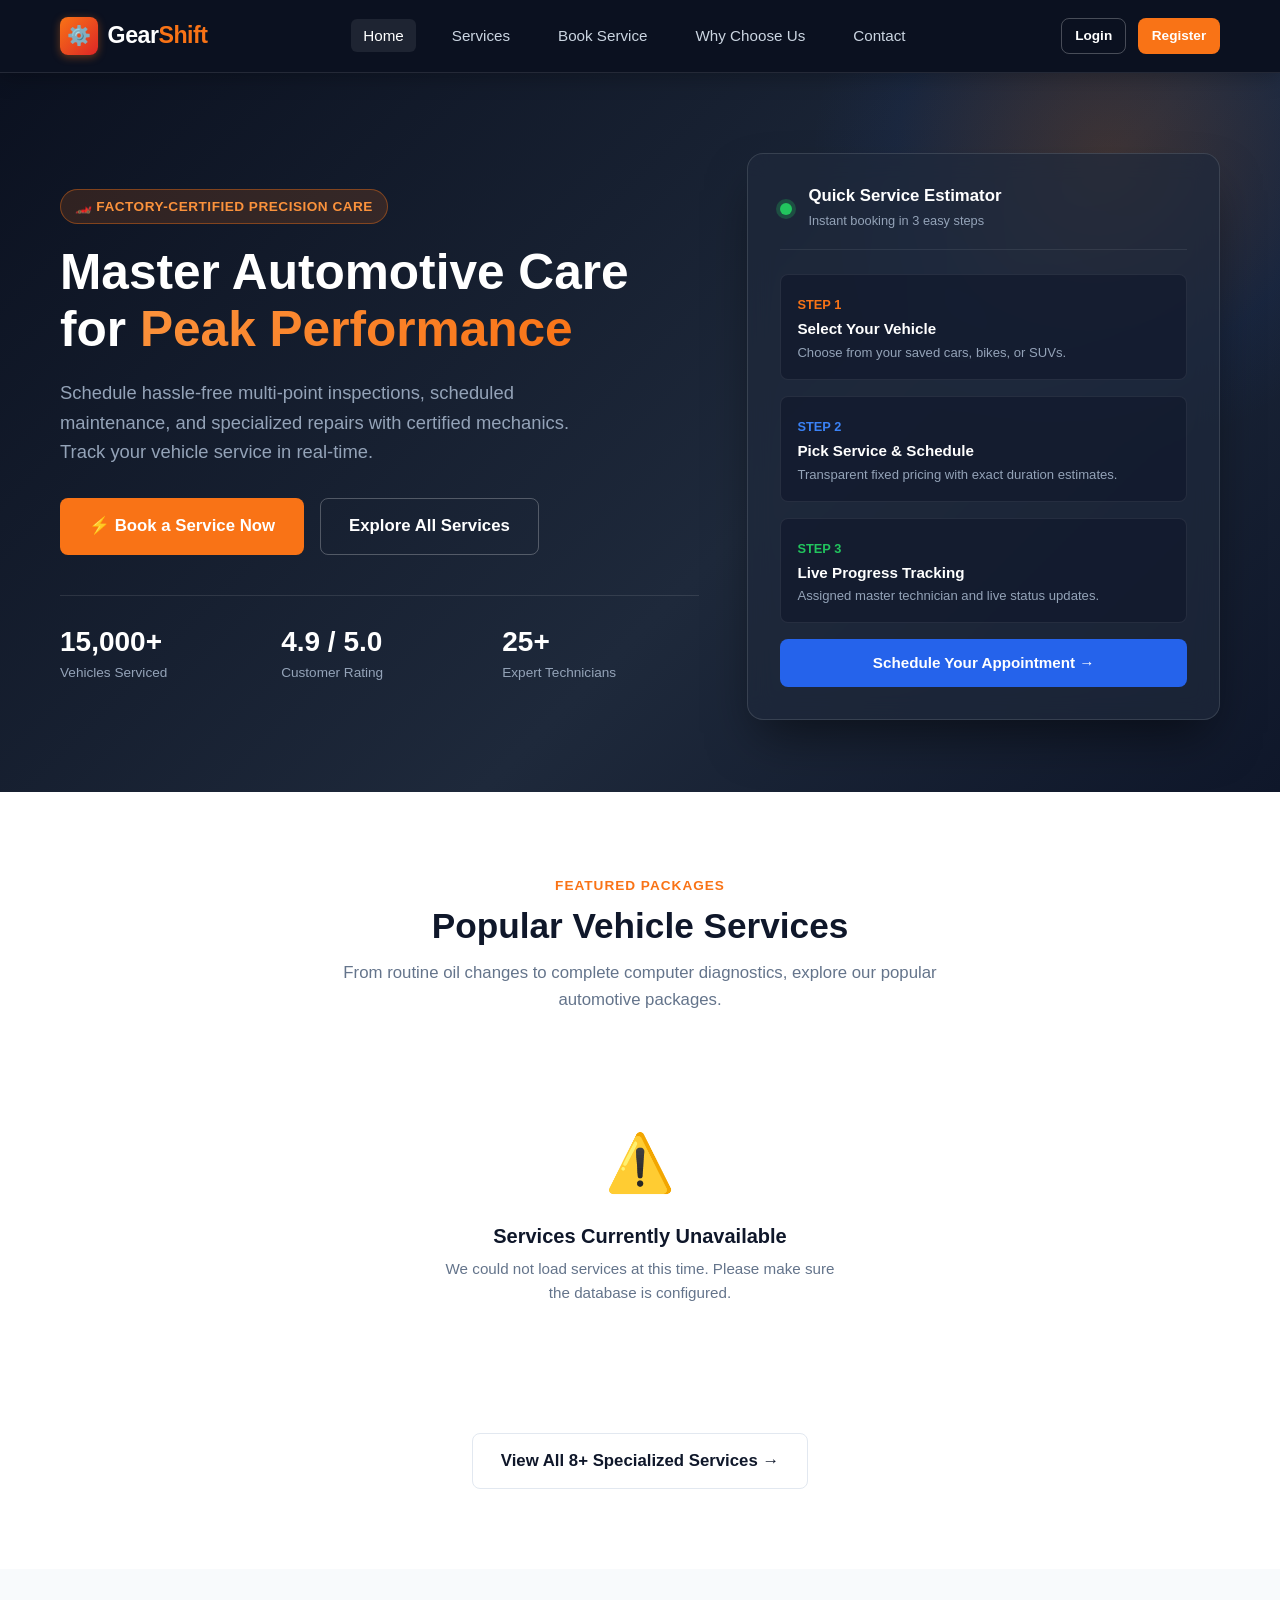
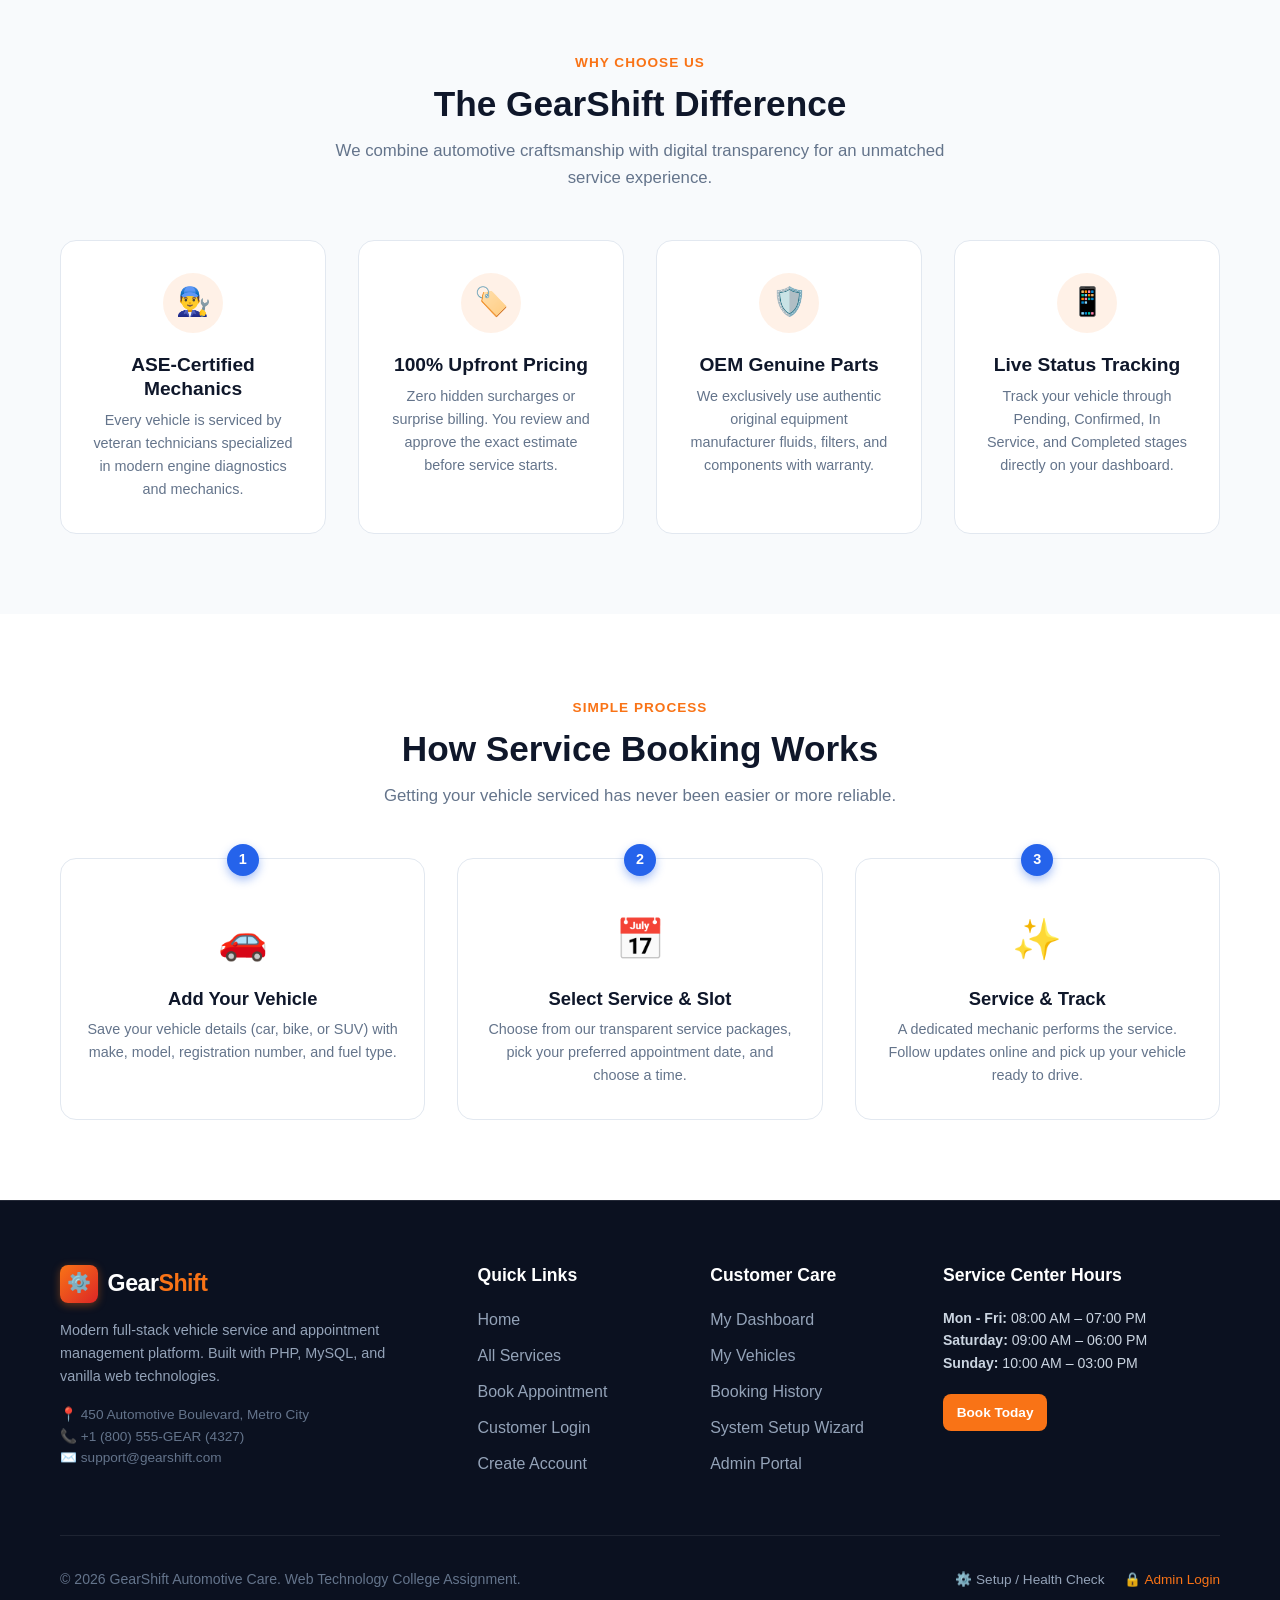
<file: index.html>
<!DOCTYPE html>
<html lang="en">
<head>
    <meta charset="UTF-8">
    <meta name="viewport" content="width=device-width, initial-scale=1.0">
    <title>GearShift | Premium Automotive Care & Service Center</title>
    <link rel="stylesheet" href="css/style.css">
</head>
<body>

    <!-- Header / Navbar -->
    <header class="navbar">
        <div class="container nav-container">
            <a href="index.html" class="brand-logo">
                <div class="logo-icon">⚙️</div>
                <div>Gear<span class="accent">Shift</span></div>
            </a>

            <button type="button" class="mobile-nav-toggle" aria-label="Toggle navigation">☰</button>

            <ul class="nav-menu" id="nav-menu">
                <li class="nav-item"><a href="index.html" class="active">Home</a></li>
                <li class="nav-item"><a href="services.html">Services</a></li>
                <li class="nav-item"><a href="booking.html">Book Service</a></li>
                <li class="nav-item"><a href="#why-us">Why Choose Us</a></li>
                <li class="nav-item"><a href="#contact">Contact</a></li>
            </ul>

            <div class="nav-actions" id="nav-actions">
                <a href="login.html" class="btn btn-outline btn-sm">Login</a>
                <a href="register.html" class="btn btn-accent btn-sm">Register</a>
            </div>
        </div>
    </header>

    <!-- Hero Section -->
    <section class="hero-section">
        <div class="container hero-grid">
            <div>
                <div class="hero-badge">🏎️ Factory-Certified Precision Care</div>
                <h1 class="hero-title">
                    Master Automotive Care for <span class="highlight">Peak Performance</span>
                </h1>
                <p class="hero-subtitle">
                    Schedule hassle-free multi-point inspections, scheduled maintenance, and specialized repairs with certified mechanics. Track your vehicle service in real-time.
                </p>
                <div class="hero-cta">
                    <a href="booking.html" class="btn btn-accent btn-lg">⚡ Book a Service Now</a>
                    <a href="services.html" class="btn btn-outline btn-lg">Explore All Services</a>
                </div>
                <div class="hero-stats">
                    <div class="stat-item">
                        <h4>15,000+</h4>
                        <p>Vehicles Serviced</p>
                    </div>
                    <div class="stat-item">
                        <h4>4.9 / 5.0</h4>
                        <p>Customer Rating</p>
                    </div>
                    <div class="stat-item">
                        <h4>25+</h4>
                        <p>Expert Technicians</p>
                    </div>
                </div>
            </div>

            <div class="hero-card">
                <div class="hero-card-header">
                    <div class="pulse-dot"></div>
                    <div>
                        <h4 style="color:#ffffff; margin:0; font-size:1.05rem;">Quick Service Estimator</h4>
                        <span style="color:#94a3b8; font-size:0.8rem;">Instant booking in 3 easy steps</span>
                    </div>
                </div>
                <div style="display:flex; flex-direction:column; gap:1rem;">
                    <div style="background:rgba(15,23,42,0.6); padding:1rem; border-radius:0.5rem; border:1px solid rgba(255,255,255,0.08);">
                        <span style="color:#f97316; font-size:0.8rem; font-weight:700; text-transform:uppercase;">STEP 1</span>
                        <h4 style="color:#ffffff; margin:0.2rem 0; font-size:0.95rem;">Select Your Vehicle</h4>
                        <p style="margin:0; font-size:0.82rem; color:#94a3b8;">Choose from your saved cars, bikes, or SUVs.</p>
                    </div>
                    <div style="background:rgba(15,23,42,0.6); padding:1rem; border-radius:0.5rem; border:1px solid rgba(255,255,255,0.08);">
                        <span style="color:#3b82f6; font-size:0.8rem; font-weight:700; text-transform:uppercase;">STEP 2</span>
                        <h4 style="color:#ffffff; margin:0.2rem 0; font-size:0.95rem;">Pick Service & Schedule</h4>
                        <p style="margin:0; font-size:0.82rem; color:#94a3b8;">Transparent fixed pricing with exact duration estimates.</p>
                    </div>
                    <div style="background:rgba(15,23,42,0.6); padding:1rem; border-radius:0.5rem; border:1px solid rgba(255,255,255,0.08);">
                        <span style="color:#22c55e; font-size:0.8rem; font-weight:700; text-transform:uppercase;">STEP 3</span>
                        <h4 style="color:#ffffff; margin:0.2rem 0; font-size:0.95rem;">Live Progress Tracking</h4>
                        <p style="margin:0; font-size:0.82rem; color:#94a3b8;">Assigned master technician and live status updates.</p>
                    </div>
                    <a href="booking.html" class="btn btn-primary btn-block">Schedule Your Appointment &rarr;</a>
                </div>
            </div>
        </div>
    </section>

    <!-- Services Preview Section -->
    <section style="padding: 5rem 0; background: #ffffff;">
        <div class="container">
            <div class="section-header">
                <span class="section-tag">Featured Packages</span>
                <h2 class="section-title">Popular Vehicle Services</h2>
                <p class="section-desc">From routine oil changes to complete computer diagnostics, explore our popular automotive packages.</p>
            </div>

            <div id="home-services-container" class="services-grid">
                <!-- Dynamically loaded via services.js -->
            </div>

            <div style="text-align: center; margin-top: 3rem;">
                <a href="services.html" class="btn btn-outline-dark btn-lg">View All 8+ Specialized Services &rarr;</a>
            </div>
        </div>
    </section>

    <!-- Why Choose Us Section -->
    <section id="why-us" style="padding: 5rem 0; background: #f8fafc;">
        <div class="container">
            <div class="section-header">
                <span class="section-tag">Why Choose Us</span>
                <h2 class="section-title">The GearShift Difference</h2>
                <p class="section-desc">We combine automotive craftsmanship with digital transparency for an unmatched service experience.</p>
            </div>

            <div class="features-grid">
                <div class="feature-box">
                    <div class="feature-box-icon">👨‍🔧</div>
                    <h3 style="font-size:1.2rem; margin-bottom:0.5rem;">ASE-Certified Mechanics</h3>
                    <p style="font-size:0.9rem; margin:0;">Every vehicle is serviced by veteran technicians specialized in modern engine diagnostics and mechanics.</p>
                </div>
                <div class="feature-box">
                    <div class="feature-box-icon">🏷️</div>
                    <h3 style="font-size:1.2rem; margin-bottom:0.5rem;">100% Upfront Pricing</h3>
                    <p style="font-size:0.9rem; margin:0;">Zero hidden surcharges or surprise billing. You review and approve the exact estimate before service starts.</p>
                </div>
                <div class="feature-box">
                    <div class="feature-box-icon">🛡️</div>
                    <h3 style="font-size:1.2rem; margin-bottom:0.5rem;">OEM Genuine Parts</h3>
                    <p style="font-size:0.9rem; margin:0;">We exclusively use authentic original equipment manufacturer fluids, filters, and components with warranty.</p>
                </div>
                <div class="feature-box">
                    <div class="feature-box-icon">📱</div>
                    <h3 style="font-size:1.2rem; margin-bottom:0.5rem;">Live Status Tracking</h3>
                    <p style="font-size:0.9rem; margin:0;">Track your vehicle through Pending, Confirmed, In Service, and Completed stages directly on your dashboard.</p>
                </div>
            </div>
        </div>
    </section>

    <!-- How It Works Section -->
    <section style="padding: 5rem 0; background: #ffffff;">
        <div class="container">
            <div class="section-header">
                <span class="section-tag">Simple Process</span>
                <h2 class="section-title">How Service Booking Works</h2>
                <p class="section-desc">Getting your vehicle serviced has never been easier or more reliable.</p>
            </div>

            <div class="steps-grid">
                <div class="step-card">
                    <div class="step-number">1</div>
                    <div style="font-size:2.5rem; margin:1rem 0;">🚗</div>
                    <h3 style="font-size:1.15rem; margin-bottom:0.5rem;">Add Your Vehicle</h3>
                    <p style="font-size:0.9rem; margin:0;">Save your vehicle details (car, bike, or SUV) with make, model, registration number, and fuel type.</p>
                </div>
                <div class="step-card">
                    <div class="step-number">2</div>
                    <div style="font-size:2.5rem; margin:1rem 0;">📅</div>
                    <h3 style="font-size:1.15rem; margin-bottom:0.5rem;">Select Service & Slot</h3>
                    <p style="font-size:0.9rem; margin:0;">Choose from our transparent service packages, pick your preferred appointment date, and choose a time.</p>
                </div>
                <div class="step-card">
                    <div class="step-number">3</div>
                    <div style="font-size:2.5rem; margin:1rem 0;">✨</div>
                    <h3 style="font-size:1.15rem; margin-bottom:0.5rem;">Service & Track</h3>
                    <p style="font-size:0.9rem; margin:0;">A dedicated mechanic performs the service. Follow updates online and pick up your vehicle ready to drive.</p>
                </div>
            </div>
        </div>
    </section>

    <!-- Contact & Footer -->
    <footer id="contact" class="footer">
        <div class="container">
            <div class="footer-grid">
                <div>
                    <div class="brand-logo" style="margin-bottom:1rem;">
                        <div class="logo-icon">⚙️</div>
                        <div>Gear<span class="accent">Shift</span></div>
                    </div>
                    <p style="color:#94a3b8; font-size:0.9rem; margin-bottom:1rem;">
                        Modern full-stack vehicle service and appointment management platform. Built with PHP, MySQL, and vanilla web technologies.
                    </p>
                    <p style="color:#64748b; font-size:0.85rem; margin:0;">
                        📍 450 Automotive Boulevard, Metro City<br>
                        📞 +1 (800) 555-GEAR (4327)<br>
                        ✉️ support@gearshift.com
                    </p>
                </div>

                <div>
                    <h4 class="footer-title">Quick Links</h4>
                    <ul class="footer-links">
                        <li><a href="index.html">Home</a></li>
                        <li><a href="services.html">All Services</a></li>
                        <li><a href="booking.html">Book Appointment</a></li>
                        <li><a href="login.html">Customer Login</a></li>
                        <li><a href="register.html">Create Account</a></li>
                    </ul>
                </div>

                <div>
                    <h4 class="footer-title">Customer Care</h4>
                    <ul class="footer-links">
                        <li><a href="dashboard.html">My Dashboard</a></li>
                        <li><a href="vehicles.html">My Vehicles</a></li>
                        <li><a href="my-bookings.html">Booking History</a></li>
                        <li><a href="setup.php">System Setup Wizard</a></li>
                        <li><a href="admin/dashboard.html">Admin Portal</a></li>
                    </ul>
                </div>

                <div>
                    <h4 class="footer-title">Service Center Hours</h4>
                    <p style="font-size:0.88rem; color:#cbd5e1; margin-bottom:0.5rem;">
                        <strong>Mon - Fri:</strong> 08:00 AM – 07:00 PM<br>
                        <strong>Saturday:</strong> 09:00 AM – 06:00 PM<br>
                        <strong>Sunday:</strong> 10:00 AM – 03:00 PM
                    </p>
                    <div style="margin-top:1.25rem;">
                        <a href="booking.html" class="btn btn-accent btn-sm">Book Today</a>
                    </div>
                </div>
            </div>

            <div class="footer-bottom">
                <p style="margin:0;">&copy; <span class="dynamic-year">2026</span> GearShift Automotive Care. Web Technology College Assignment.</p>
                <div>
                    <a href="setup.php" style="color:#94a3b8; margin-right:1rem; font-size:0.85rem;">⚙️ Setup / Health Check</a>
                    <a href="admin/dashboard.html" style="color:#f97316; font-size:0.85rem;">🔒 Admin Login</a>
                </div>
            </div>
        </div>
    </footer>

    <!-- Scripts -->
    <script src="js/api.js"></script>
    <script src="js/auth.js"></script>
    <script src="js/services.js"></script>
    <script src="js/script.js"></script>
</body>
</html>
</file>
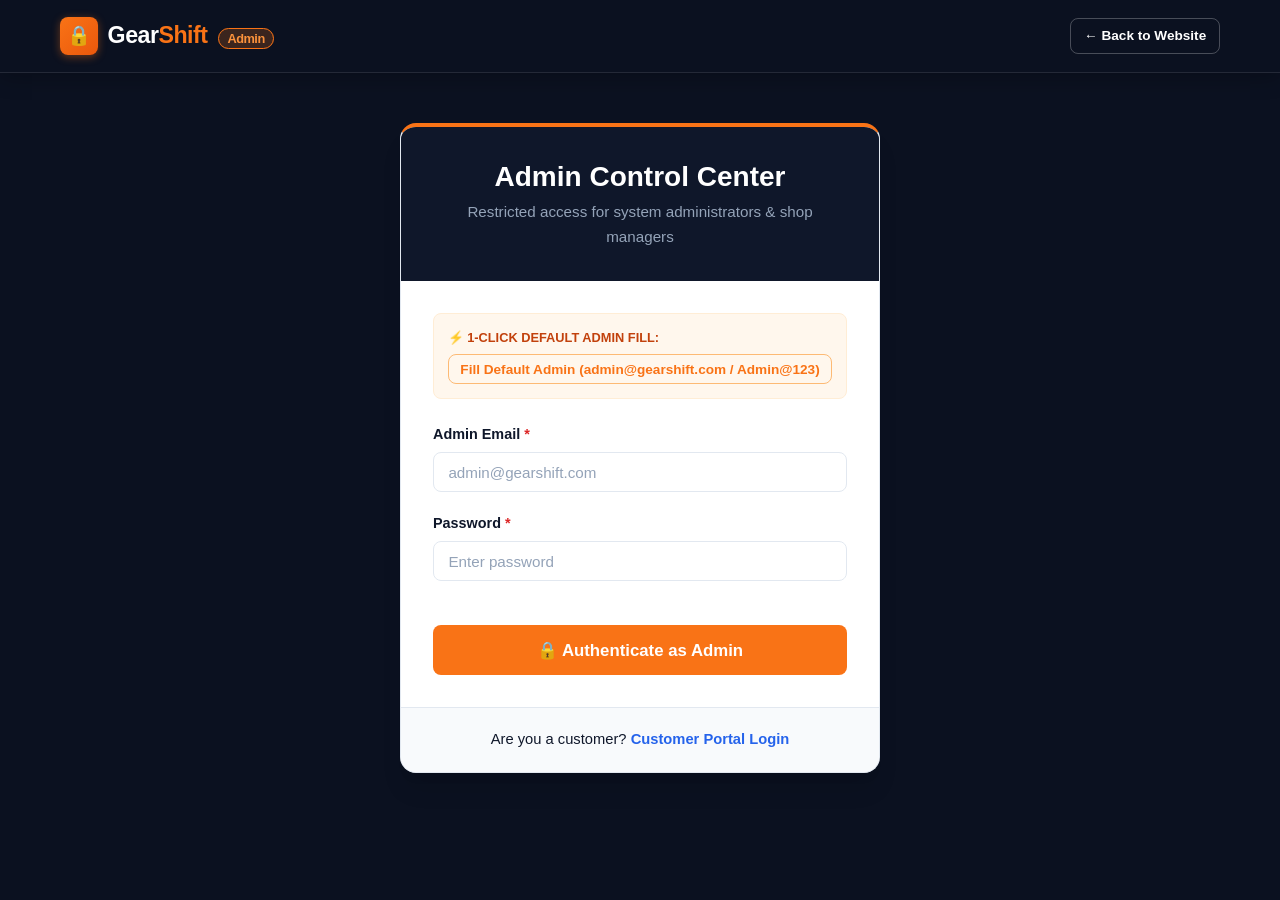
<file: admin/index.html>
<!DOCTYPE html>
<html lang="en">
<head>
    <meta charset="UTF-8">
    <meta name="viewport" content="width=device-width, initial-scale=1.0">
    <title>Admin Portal Login | GearShift</title>
    <link rel="stylesheet" href="../css/style.css">
</head>
<body style="background: #0b1120;">

    <header class="navbar">
        <div class="container nav-container">
            <a href="../index.html" class="brand-logo">
                <div class="logo-icon" style="background:linear-gradient(135deg, #f97316 0%, #ea580c 100%);">🔒</div>
                <div>Gear<span class="accent">Shift</span> <span style="font-size:0.8rem; background:rgba(249,115,22,0.2); color:#fb923c; border:1px solid #f97316; padding:2px 8px; border-radius:99px; margin-left:5px;">Admin</span></div>
            </a>
            <div class="nav-actions">
                <a href="../index.html" class="btn btn-outline btn-sm">&larr; Back to Website</a>
            </div>
        </div>
    </header>

    <main class="auth-wrapper">
        <div class="auth-card" style="border-top: 4px solid var(--accent);">
            <div class="auth-header" style="background:#0f172a;">
                <h2>Admin Control Center</h2>
                <p>Restricted access for system administrators & shop managers</p>
            </div>

            <div class="auth-body">
                <!-- 1-Click Demo Quick Fill Button for Admin -->
                <div style="background:#fff7ed; padding:0.85rem; border-radius:0.5rem; margin-bottom:1.5rem; border:1px solid #ffedd5;">
                    <div style="font-size:0.8rem; font-weight:700; color:#c2410c; text-transform:uppercase; margin-bottom:0.4rem;">
                        ⚡ 1-Click Default Admin Fill:
                    </div>
                    <button type="button" class="btn btn-outline-dark btn-sm btn-block" style="color:var(--accent); border-color:#fdba74;" onclick="fillAdminDemo()">
                        Fill Default Admin (admin@gearshift.com / Admin@123)
                    </button>
                </div>

                <form id="admin-login-form" onsubmit="handleAdminLoginForm(event)">
                    <div class="form-group">
                        <label class="form-label" for="admin-email">Admin Email <span class="required">*</span></label>
                        <input type="email" id="admin-email" name="email" class="form-control" placeholder="admin@gearshift.com" required autocomplete="email">
                    </div>

                    <div class="form-group">
                        <label class="form-label" for="admin-password">Password <span class="required">*</span></label>
                        <input type="password" id="admin-password" name="password" class="form-control" placeholder="Enter password" required autocomplete="current-password">
                    </div>

                    <button type="submit" class="btn btn-accent btn-block btn-lg" id="admin-login-btn" style="margin-top:1.5rem;">
                        🔒 Authenticate as Admin
                    </button>
                </form>
            </div>

            <div class="auth-footer">
                Are you a customer? <a href="../login.html" style="font-weight:600;">Customer Portal Login</a>
            </div>
        </div>
    </main>

    <script src="../js/api.js"></script>
    <script src="../js/auth.js"></script>
    <script>
        document.addEventListener('DOMContentLoaded', async () => {
            const user = await checkAuthState();
            if (user && user.role === 'admin') {
                window.location.href = 'dashboard.html';
            }
        });

        function fillAdminDemo() {
            document.getElementById('admin-email').value = 'admin@gearshift.com';
            document.getElementById('admin-password').value = 'Admin@123';
        }

        async function handleAdminLoginForm(event) {
            event.preventDefault();
            const form = event.target;
            const submitBtn = document.getElementById('admin-login-btn');

            const email = form.email.value.trim();
            const password = form.password.value;

            if (!email || !password) {
                showToast('error', 'Validation Error', 'Enter both email and password.');
                return;
            }

            submitBtn.disabled = true;
            submitBtn.innerHTML = '<span class="spinner"></span> Authenticating...';

            const response = await apiRequest('auth/login.php', 'POST', { email, password });

            submitBtn.disabled = false;
            submitBtn.innerHTML = '🔒 Authenticate as Admin';

            if (response.success) {
                if (response.data.user.role !== 'admin') {
                    showToast('error', 'Access Denied', 'This account is not an administrator.');
                    return;
                }

                showToast('success', 'Admin Access Granted', 'Redirecting to command center...');
                setTimeout(() => {
                    window.location.href = 'dashboard.html';
                }, 700);
            } else {
                showToast('error', 'Authentication Failed', response.message);
            }
        }
    </script>
</body>
</html>
</file>
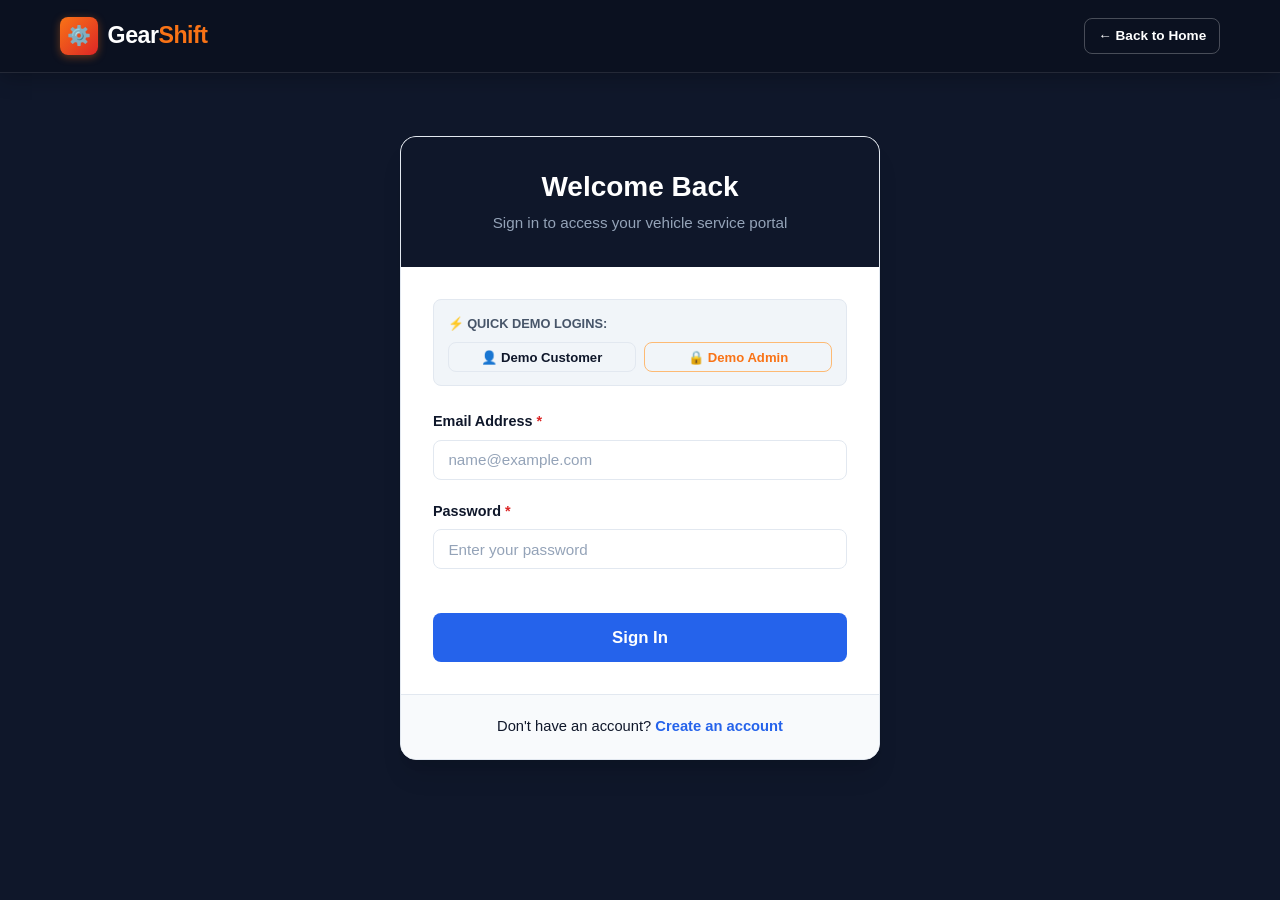
<file: booking.html>
<!DOCTYPE html>
<html lang="en">
<head>
    <meta charset="UTF-8">
    <meta name="viewport" content="width=device-width, initial-scale=1.0">
    <title>Book Vehicle Service Appointment | GearShift</title>
    <link rel="stylesheet" href="css/style.css">
    <link rel="stylesheet" href="css/dashboard.css">
</head>
<body>

    <!-- Header Navbar -->
    <header class="navbar">
        <div class="container-fluid nav-container">
            <a href="index.html" class="brand-logo">
                <div class="logo-icon">⚙️</div>
                <div>Gear<span class="accent">Shift</span></div>
            </a>
            <div class="nav-actions">
                <span class="badge" style="background:rgba(255,255,255,0.1); color:#ffffff; font-size:0.85rem;">Customer Portal</span>
                <button type="button" class="btn btn-outline btn-sm" onclick="handleLogout()">Logout</button>
            </div>
        </div>
    </header>

    <div class="dashboard-layout">
        <!-- Sidebar Navigation -->
        <aside class="dashboard-sidebar">
            <div class="sidebar-profile">
                <div class="profile-avatar">U</div>
                <div class="profile-info">
                    <h4 class="current-user-name">Loading...</h4>
                    <span class="current-user-email">customer@gearshift.com</span>
                </div>
            </div>

            <ul class="sidebar-nav">
                <li><a href="dashboard.html"><span class="nav-icon">📊</span> Dashboard</a></li>
                <li><a href="vehicles.html"><span class="nav-icon">🚗</span> My Vehicles</a></li>
                <li><a href="booking.html" class="active"><span class="nav-icon">⚡</span> Book Service</a></li>
                <li><a href="my-bookings.html"><span class="nav-icon">📅</span> My Bookings</a></li>
                <li><a href="services.html"><span class="nav-icon">🛠️</span> Explore Services</a></li>
                <li><a href="index.html"><span class="nav-icon">🏠</span> Back to Home</a></li>
            </ul>

            <div class="sidebar-footer">
                <button type="button" class="btn btn-outline btn-sm btn-block" style="color:#f87171; border-color:#ef4444;" onclick="handleLogout()">
                    🚪 Sign Out
                </button>
            </div>
        </aside>

        <!-- Main Content -->
        <main class="dashboard-main">
            <div class="dashboard-topbar">
                <div class="dashboard-welcome">
                    <h2>Schedule Service Appointment</h2>
                    <p>Select your vehicle, pick a tailored service package, and reserve your preferred bay slot.</p>
                </div>
            </div>

            <!-- No Vehicle Warning Banner -->
            <div id="no-vehicle-alert" style="display:none; background:#fff7ed; border-left:4px solid #f97316; padding:1.25rem; border-radius:0.5rem; margin-bottom:1.75rem; border:1px solid #ffedd5;">
                <div style="display:flex; justify-content:space-between; align-items:center; flex-wrap:wrap; gap:1rem;">
                    <div>
                        <h4 style="color:#c2410c; margin:0 0 0.25rem 0;">⚠️ No Vehicles Found in Your Profile</h4>
                        <p style="margin:0; font-size:0.9rem; color:#9a3412;">You must add at least one vehicle before scheduling a service appointment.</p>
                    </div>
                    <a href="vehicles.html" class="btn btn-accent btn-sm">+ Add Your Vehicle Now</a>
                </div>
            </div>

            <!-- Booking Two-Column Grid -->
            <div style="display:grid; grid-template-columns:1.35fr 0.85fr; gap:2rem; align-items:start;">
                <!-- Booking Form Card -->
                <div class="card">
                    <div class="card-header">
                        <h3 style="margin:0; font-size:1.15rem;">Appointment Details</h3>
                    </div>
                    <div class="card-body">
                        <form id="booking-form" onsubmit="handleBookingSubmit(event)">
                            <!-- 1. Select Vehicle -->
                            <div class="form-group">
                                <div style="display:flex; justify-content:space-between; align-items:center; margin-bottom:0.4rem;">
                                    <label class="form-label" for="booking-vehicle" style="margin:0;">Select Vehicle <span class="required">*</span></label>
                                    <a href="vehicles.html" style="font-size:0.8rem; font-weight:600;">+ Register New Vehicle</a>
                                </div>
                                <select id="booking-vehicle" name="vehicle_id" class="form-control" required onchange="updateBookingSummary()">
                                    <option value="">Loading vehicles...</option>
                                </select>
                            </div>

                            <!-- 2. Select Service Package -->
                            <div class="form-group">
                                <label class="form-label" for="booking-service">Service Package <span class="required">*</span></label>
                                <select id="booking-service" name="service_id" class="form-control" required onchange="updateBookingSummary()">
                                    <option value="">Loading services catalog...</option>
                                </select>
                            </div>

                            <!-- 3. Date & Time -->
                            <div class="form-row">
                                <div class="form-group">
                                    <label class="form-label" for="booking-date">Preferred Date <span class="required">*</span></label>
                                    <input type="date" id="booking-date" name="booking_date" class="form-control" required onchange="updateBookingSummary()">
                                </div>

                                <div class="form-group">
                                    <label class="form-label" for="booking-time">Preferred Time Slot <span class="required">*</span></label>
                                    <select id="booking-time" name="booking_time" class="form-control" required onchange="updateBookingSummary()">
                                        <option value="09:00 AM">09:00 AM (Morning Slot)</option>
                                        <option value="10:30 AM">10:30 AM (Morning Slot)</option>
                                        <option value="12:00 PM">12:00 PM (Noon Slot)</option>
                                        <option value="02:00 PM" selected>02:00 PM (Afternoon Slot)</option>
                                        <option value="03:30 PM">03:30 PM (Afternoon Slot)</option>
                                        <option value="05:00 PM">05:00 PM (Evening Slot)</option>
                                    </select>
                                </div>
                            </div>

                            <!-- 4. Notes / Symptoms -->
                            <div class="form-group">
                                <label class="form-label" for="booking-notes">Special Instructions / Specific Issues (Optional)</label>
                                <textarea id="booking-notes" name="notes" class="form-control" placeholder="Describe any specific noises, symptoms, recent road trips, or maintenance preferences..."></textarea>
                            </div>

                            <button type="submit" class="btn btn-accent btn-block btn-lg" id="booking-submit-btn">
                                ⚡ Confirm Service Appointment
                            </button>
                        </form>
                    </div>
                </div>

                <!-- Live Summary Order Card -->
                <div class="card" style="border-top:4px solid var(--brand-blue);">
                    <div class="card-header">
                        <h3 style="margin:0; font-size:1.15rem;">Live Booking Summary</h3>
                    </div>
                    <div class="card-body">
                        <div style="display:flex; flex-direction:column; gap:1rem; font-size:0.92rem;">
                            <div style="display:flex; justify-content:space-between; padding-bottom:0.75rem; border-bottom:1px solid #e2e8f0;">
                                <span style="color:var(--text-muted);">Vehicle:</span>
                                <strong id="summary-vehicle" style="text-align:right;">None selected</strong>
                            </div>

                            <div style="display:flex; justify-content:space-between; padding-bottom:0.75rem; border-bottom:1px solid #e2e8f0;">
                                <span style="color:var(--text-muted);">Service:</span>
                                <strong id="summary-service" style="text-align:right;">None selected</strong>
                            </div>

                            <div style="display:flex; justify-content:space-between; padding-bottom:0.75rem; border-bottom:1px solid #e2e8f0;">
                                <span style="color:var(--text-muted);">Est. Duration:</span>
                                <span id="summary-duration" class="badge" style="background:#e0f2fe; color:#0369a1;">--</span>
                            </div>

                            <div style="display:flex; justify-content:space-between; padding-bottom:0.75rem; border-bottom:1px solid #e2e8f0;">
                                <span style="color:var(--text-muted);">Appointment Date:</span>
                                <strong id="summary-date">Today</strong>
                            </div>

                            <div style="display:flex; justify-content:space-between; padding-bottom:0.75rem; border-bottom:1px solid #e2e8f0;">
                                <span style="color:var(--text-muted);">Time Slot:</span>
                                <strong id="summary-time">02:00 PM</strong>
                            </div>

                            <div style="background:#f8fafc; padding:1.25rem; border-radius:0.5rem; border:1px solid #e2e8f0; margin-top:0.5rem;">
                                <div style="display:flex; justify-content:space-between; align-items:center;">
                                    <span style="font-weight:700; color:var(--primary); font-size:1rem;">Estimated Total:</span>
                                    <span id="summary-price" style="font-size:1.6rem; font-weight:800; color:var(--brand-blue);">$0.00</span>
                                </div>
                                <div style="font-size:0.78rem; color:var(--text-light); margin-top:0.35rem;">
                                    * Taxes and environmental disposal fees included. Final invoice provided upon vehicle inspection.
                                </div>
                            </div>
                        </div>
                    </div>
                </div>
            </div>
        </main>
    </div>

    <script src="js/api.js"></script>
    <script src="js/auth.js"></script>
    <script src="js/booking.js"></script>
    <script>
        document.addEventListener('DOMContentLoaded', () => {
            initBookingPage();
        });
    </script>
</body>
</html>
</file>
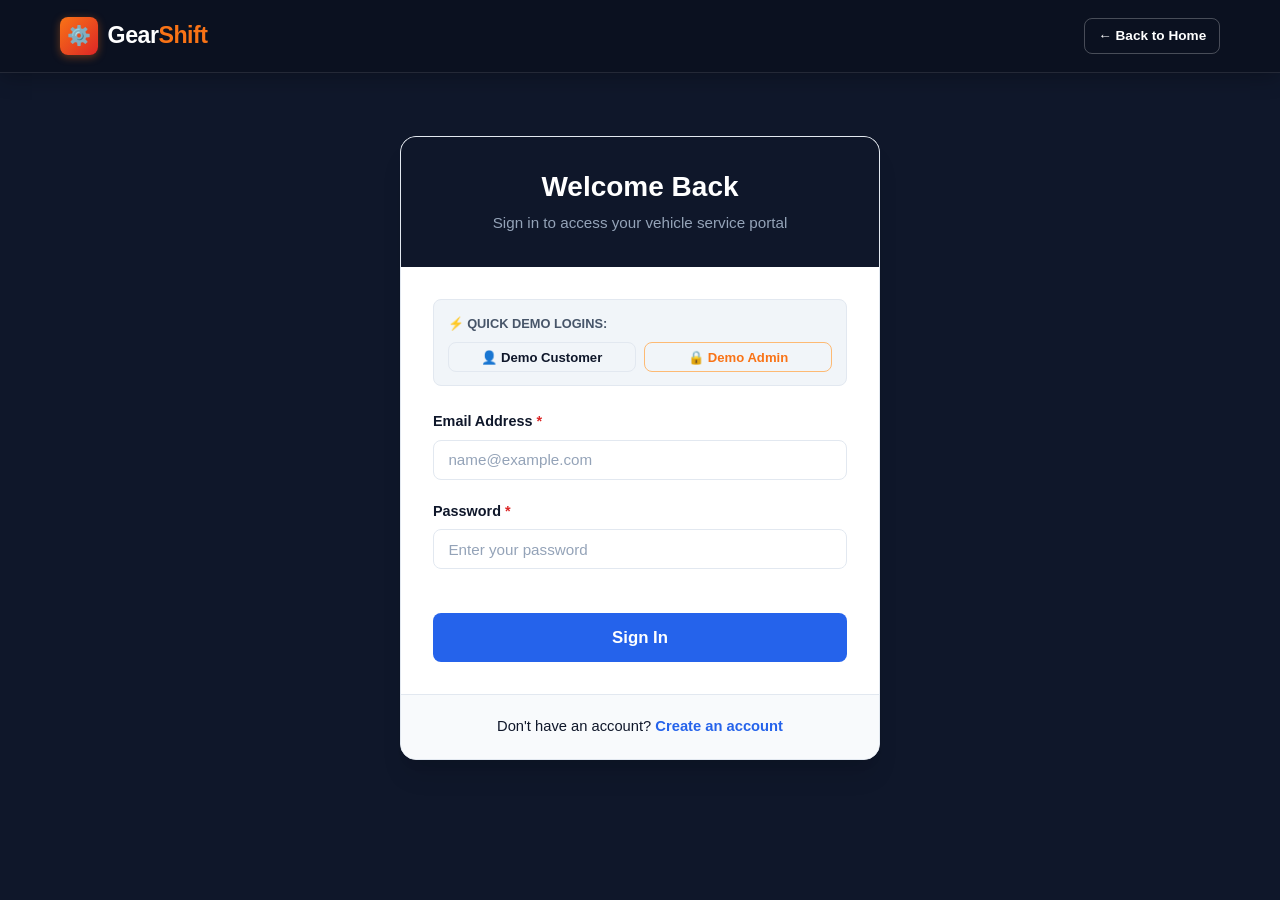
<file: dashboard.html>
<!DOCTYPE html>
<html lang="en">
<head>
    <meta charset="UTF-8">
    <meta name="viewport" content="width=device-width, initial-scale=1.0">
    <title>Customer Dashboard | GearShift</title>
    <link rel="stylesheet" href="css/style.css">
    <link rel="stylesheet" href="css/dashboard.css">
</head>
<body>

    <!-- Header Navbar -->
    <header class="navbar">
        <div class="container-fluid nav-container">
            <a href="index.html" class="brand-logo">
                <div class="logo-icon">⚙️</div>
                <div>Gear<span class="accent">Shift</span></div>
            </a>
            <div class="nav-actions">
                <span class="badge" style="background:rgba(255,255,255,0.1); color:#ffffff; font-size:0.85rem;">Customer Portal</span>
                <button type="button" class="btn btn-outline btn-sm" onclick="handleLogout()">Logout</button>
            </div>
        </div>
    </header>

    <div class="dashboard-layout">
        <!-- Sidebar Navigation -->
        <aside class="dashboard-sidebar">
            <div class="sidebar-profile">
                <div class="profile-avatar">U</div>
                <div class="profile-info">
                    <h4 class="current-user-name">Loading...</h4>
                    <span class="current-user-email">customer@gearshift.com</span>
                </div>
            </div>

            <ul class="sidebar-nav">
                <li><a href="dashboard.html" class="active"><span class="nav-icon">📊</span> Dashboard</a></li>
                <li><a href="vehicles.html"><span class="nav-icon">🚗</span> My Vehicles</a></li>
                <li><a href="booking.html"><span class="nav-icon">⚡</span> Book Service</a></li>
                <li><a href="my-bookings.html"><span class="nav-icon">📅</span> My Bookings</a></li>
                <li><a href="services.html"><span class="nav-icon">🛠️</span> Explore Services</a></li>
                <li><a href="index.html"><span class="nav-icon">🏠</span> Back to Home</a></li>
            </ul>

            <div class="sidebar-footer">
                <button type="button" class="btn btn-outline btn-sm btn-block" style="color:#f87171; border-color:#ef4444;" onclick="handleLogout()">
                    🚪 Sign Out
                </button>
            </div>
        </aside>

        <!-- Main Content -->
        <main class="dashboard-main">
            <!-- Topbar / Welcome Banner -->
            <div class="dashboard-topbar">
                <div class="dashboard-welcome">
                    <h2>Hello, <span class="current-user-name">Valued Customer</span> 👋</h2>
                    <p>Here is the live status of your vehicles, upcoming appointments, and past maintenance.</p>
                </div>
                <div style="display:flex; gap:0.75rem; flex-wrap:wrap;">
                    <a href="vehicles.html" class="btn btn-outline-dark btn-sm">+ Add Vehicle</a>
                    <a href="booking.html" class="btn btn-accent btn-sm">⚡ Book Service</a>
                </div>
            </div>

            <!-- Stats Grid -->
            <div class="stats-grid">
                <div class="stat-card">
                    <div class="stat-card-info">
                        <h3 id="dash-total-vehicles">0</h3>
                        <p>Total Vehicles</p>
                    </div>
                    <div class="stat-card-icon stat-icon-blue">🚗</div>
                </div>

                <div class="stat-card">
                    <div class="stat-card-info">
                        <h3 id="dash-upcoming-bookings">0</h3>
                        <p>Upcoming Bookings</p>
                    </div>
                    <div class="stat-card-icon stat-icon-amber">📅</div>
                </div>

                <div class="stat-card">
                    <div class="stat-card-info">
                        <h3 id="dash-completed-services">0</h3>
                        <p>Completed Services</p>
                    </div>
                    <div class="stat-card-icon stat-icon-green">✅</div>
                </div>

                <div class="stat-card">
                    <div class="stat-card-info">
                        <h3 id="dash-pending-bookings">0</h3>
                        <p>Pending Review</p>
                    </div>
                    <div class="stat-card-icon stat-icon-purple">⏳</div>
                </div>
            </div>

            <!-- Quick Action Banners -->
            <div style="display:grid; grid-template-columns:1fr 1fr; gap:1.5rem; margin-bottom:2.5rem;">
                <div style="background:linear-gradient(135deg, #0f172a 0%, #1e293b 100%); color:#ffffff; padding:1.75rem; border-radius:var(--radius-lg); display:flex; justify-content:space-between; align-items:center;">
                    <div>
                        <h3 style="color:#ffffff; margin-bottom:0.4rem; font-size:1.2rem;">Need Routine Maintenance?</h3>
                        <p style="color:#94a3b8; font-size:0.9rem; margin:0 0 1rem 0;">Book oil changes, brake pads, or 50-point inspections online in seconds.</p>
                        <a href="booking.html" class="btn btn-accent btn-sm">Schedule Now &rarr;</a>
                    </div>
                    <div style="font-size:3.5rem; opacity:0.85;">🛠️</div>
                </div>

                <div style="background:linear-gradient(135deg, #1e3a8a 0%, #2563eb 100%); color:#ffffff; padding:1.75rem; border-radius:var(--radius-lg); display:flex; justify-content:space-between; align-items:center;">
                    <div>
                        <h3 style="color:#ffffff; margin-bottom:0.4rem; font-size:1.2rem;">Add New Vehicle</h3>
                        <p style="color:#bfdbfe; font-size:0.9rem; margin:0 0 1rem 0;">Register cars, motorbikes, or SUVs to keep an organized service history log.</p>
                        <a href="vehicles.html" class="btn btn-outline btn-sm" style="border-color:#ffffff; color:#ffffff;">Manage Vehicles &rarr;</a>
                    </div>
                    <div style="font-size:3.5rem; opacity:0.85;">🚘</div>
                </div>
            </div>

            <!-- Recent Bookings Table Section -->
            <div class="card">
                <div class="card-header">
                    <h3 style="margin:0; font-size:1.15rem;">Recent Service Appointments</h3>
                    <a href="my-bookings.html" class="btn btn-outline-dark btn-sm">View All Bookings &rarr;</a>
                </div>
                <div class="table-responsive">
                    <table class="table">
                        <thead>
                            <tr>
                                <th>Booking ID</th>
                                <th>Vehicle</th>
                                <th>Service</th>
                                <th>Date & Time</th>
                                <th>Estimated Cost</th>
                                <th>Status</th>
                                <th style="text-align:right;">Actions</th>
                            </tr>
                        </thead>
                        <tbody id="dash-recent-tbody">
                            <tr>
                                <td colspan="7" style="text-align:center; padding:2rem;">
                                    <div class="spinner" style="border-top-color:var(--brand-blue);"></div>
                                    <p style="margin-top:0.5rem; color:var(--text-muted);">Loading recent bookings...</p>
                                </td>
                            </tr>
                        </tbody>
                    </table>
                </div>
            </div>
        </main>
    </div>

    <!-- Booking Details Modal (Reused) -->
    <div id="booking-details-modal" class="modal-backdrop">
        <div class="modal-dialog modal-lg">
            <div class="modal-header">
                <h3 class="modal-title">Booking & Service Details</h3>
                <button type="button" class="modal-close" onclick="closeModal('booking-details-modal')">&times;</button>
            </div>
            <div class="modal-body" id="details-modal-body">
                <!-- Dynamically populated -->
            </div>
            <div class="modal-footer">
                <button type="button" class="btn btn-outline-dark" onclick="closeModal('booking-details-modal')">Close</button>
            </div>
        </div>
    </div>

    <script src="js/api.js"></script>
    <script src="js/auth.js"></script>
    <script src="js/my-bookings.js"></script>
    <script>
        document.addEventListener('DOMContentLoaded', async () => {
            const user = await requireCustomerAuth();
            if (!user) return;

            // Fetch vehicles & bookings to compute stats
            const [vRes, bRes] = await Promise.all([
                apiRequest('vehicles/list.php'),
                apiRequest('bookings/my_bookings.php')
            ]);

            const vehicles = (vRes.success && vRes.data) ? vRes.data : [];
            const bookings = (bRes.success && bRes.data) ? bRes.data : [];

            // Set caches
            myBookingsCache = bookings;

            // Compute KPIs
            const totalVehicles = vehicles.length;
            const pending = bookings.filter(b => b.status === 'Pending').length;
            const completed = bookings.filter(b => b.status === 'Completed').length;
            const upcoming = bookings.filter(b => b.status === 'Confirmed' || b.status === 'In Service').length;

            document.getElementById('dash-total-vehicles').textContent = totalVehicles;
            document.getElementById('dash-upcoming-bookings').textContent = upcoming;
            document.getElementById('dash-completed-services').textContent = completed;
            document.getElementById('dash-pending-bookings').textContent = pending;

            // Populate recent 5 bookings
            const tbody = document.getElementById('dash-recent-tbody');
            const recent = bookings.slice(0, 5);

            if (recent.length === 0) {
                tbody.innerHTML = `
                    <tr>
                        <td colspan="7" style="text-align:center; padding:2.5rem; color:var(--text-muted);">
                            <div style="font-size:2rem; margin-bottom:0.5rem;">📅</div>
                            No service bookings found. Click "Book Service" to schedule your first appointment!
                        </td>
                    </tr>
                `;
                return;
            }

            tbody.innerHTML = recent.map(b => {
                const statusClass = 'badge-' + b.status.toLowerCase().replace(/\s+/g, '');
                return `
                    <tr>
                        <td><strong>#BKG-${String(b.id).padStart(5, '0')}</strong></td>
                        <td>
                            <div style="font-weight:600;">${escapeHtml(b.vehicle_brand)} ${escapeHtml(b.vehicle_model)}</div>
                            <span style="font-size:0.75rem; font-family:monospace; background:#e2e8f0; padding:1px 4px; border-radius:3px;">${escapeHtml(b.vehicle_number)}</span>
                        </td>
                        <td>${escapeHtml(b.service_name)}</td>
                        <td>📅 ${formatDate(b.booking_date)} <span style="font-size:0.8rem; color:var(--text-light);">${escapeHtml(b.booking_time)}</span></td>
                        <td><strong>${formatCurrency(b.estimated_price)}</strong></td>
                        <td><span class="badge ${statusClass}">${b.status}</span></td>
                        <td style="text-align:right;">
                            <button type="button" class="btn btn-outline-dark btn-sm" onclick="openBookingDetailsModal(${b.id})">
                                Details
                            </button>
                        </td>
                    </tr>
                `;
            }).join('');
        });
    </script>
</body>
</html>
</file>
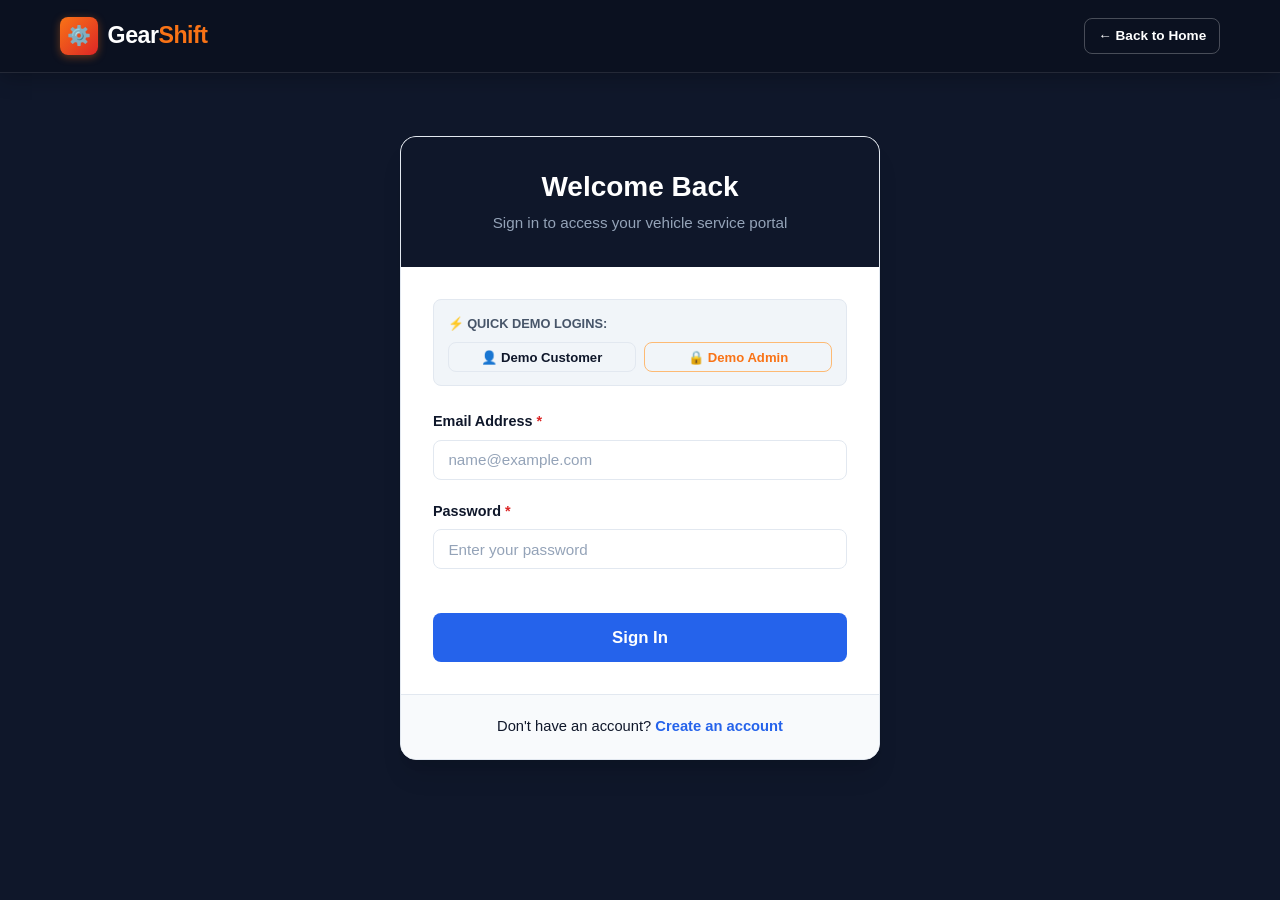
<file: login.html>
<!DOCTYPE html>
<html lang="en">
<head>
    <meta charset="UTF-8">
    <meta name="viewport" content="width=device-width, initial-scale=1.0">
    <title>Sign In | GearShift Vehicle Service</title>
    <link rel="stylesheet" href="css/style.css">
</head>
<body style="background: #0f172a;">

    <!-- Minimal Header -->
    <header class="navbar">
        <div class="container nav-container">
            <a href="index.html" class="brand-logo">
                <div class="logo-icon">⚙️</div>
                <div>Gear<span class="accent">Shift</span></div>
            </a>
            <div class="nav-actions">
                <a href="index.html" class="btn btn-outline btn-sm">&larr; Back to Home</a>
            </div>
        </div>
    </header>

    <main class="auth-wrapper">
        <div class="auth-card">
            <div class="auth-header">
                <h2>Welcome Back</h2>
                <p>Sign in to access your vehicle service portal</p>
            </div>

            <div class="auth-body">
                <!-- 1-Click Demo Quick Fill Buttons -->
                <div style="background:#f1f5f9; padding:0.85rem; border-radius:0.5rem; margin-bottom:1.5rem; border:1px solid #e2e8f0;">
                    <div style="font-size:0.8rem; font-weight:700; color:#475569; text-transform:uppercase; margin-bottom:0.5rem;">
                        ⚡ Quick Demo Logins:
                    </div>
                    <div style="display:flex; gap:0.5rem; flex-wrap:wrap;">
                        <button type="button" class="btn btn-outline-dark btn-sm" style="flex:1; font-size:0.82rem;" onclick="fillDemo('customer')">
                            👤 Demo Customer
                        </button>
                        <button type="button" class="btn btn-outline-dark btn-sm" style="flex:1; font-size:0.82rem; color:var(--accent); border-color:#fdba74;" onclick="fillDemo('admin')">
                            🔒 Demo Admin
                        </button>
                    </div>
                </div>

                <form id="login-form" onsubmit="handleLoginForm(event)" novalidate>
                    <div class="form-group">
                        <label class="form-label" for="login-email">Email Address <span class="required">*</span></label>
                        <input type="email" id="login-email" name="email" class="form-control" placeholder="name@example.com" required autocomplete="email">
                    </div>

                    <div class="form-group">
                        <div style="display:flex; justify-content:space-between; align-items:center; margin-bottom:0.4rem;">
                            <label class="form-label" for="login-password" style="margin:0;">Password <span class="required">*</span></label>
                        </div>
                        <input type="password" id="login-password" name="password" class="form-control" placeholder="Enter your password" required autocomplete="current-password">
                    </div>

                    <button type="submit" class="btn btn-primary btn-block btn-lg" style="margin-top:1.5rem;">
                        Sign In
                    </button>
                </form>
            </div>

            <div class="auth-footer">
                Don't have an account? <a href="register.html" style="font-weight:600;">Create an account</a>
            </div>
        </div>
    </main>

    <script src="js/api.js"></script>
    <script src="js/auth.js"></script>
    <script>
        document.addEventListener('DOMContentLoaded', () => {
            redirectIfLoggedIn();
        });

        function fillDemo(role) {
            const emailInput = document.getElementById('login-email');
            const passInput = document.getElementById('login-password');
            if (role === 'admin') {
                emailInput.value = 'admin@gearshift.com';
                passInput.value = 'Admin@123';
            } else {
                emailInput.value = 'john@example.com';
                passInput.value = 'Password@123';
            }
        }
    </script>
</body>
</html>
</file>
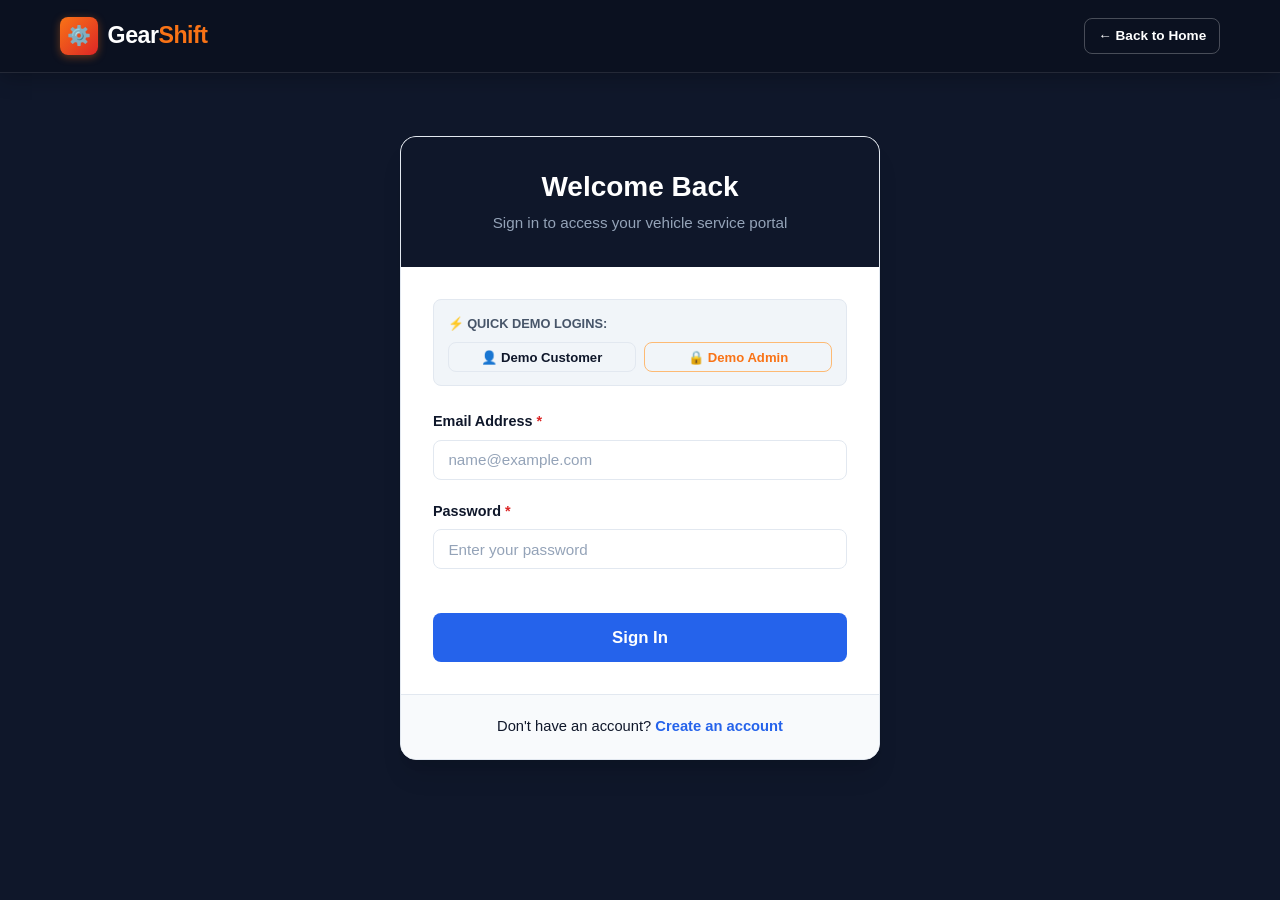
<file: my-bookings.html>
<!DOCTYPE html>
<html lang="en">
<head>
    <meta charset="UTF-8">
    <meta name="viewport" content="width=device-width, initial-scale=1.0">
    <title>My Service Bookings & Tracking | GearShift</title>
    <link rel="stylesheet" href="css/style.css">
    <link rel="stylesheet" href="css/dashboard.css">
</head>
<body>

    <!-- Header Navbar -->
    <header class="navbar">
        <div class="container-fluid nav-container">
            <a href="index.html" class="brand-logo">
                <div class="logo-icon">⚙️</div>
                <div>Gear<span class="accent">Shift</span></div>
            </a>
            <div class="nav-actions">
                <span class="badge" style="background:rgba(255,255,255,0.1); color:#ffffff; font-size:0.85rem;">Customer Portal</span>
                <button type="button" class="btn btn-outline btn-sm" onclick="handleLogout()">Logout</button>
            </div>
        </div>
    </header>

    <div class="dashboard-layout">
        <!-- Sidebar Navigation -->
        <aside class="dashboard-sidebar">
            <div class="sidebar-profile">
                <div class="profile-avatar">U</div>
                <div class="profile-info">
                    <h4 class="current-user-name">Loading...</h4>
                    <span class="current-user-email">customer@gearshift.com</span>
                </div>
            </div>

            <ul class="sidebar-nav">
                <li><a href="dashboard.html"><span class="nav-icon">📊</span> Dashboard</a></li>
                <li><a href="vehicles.html"><span class="nav-icon">🚗</span> My Vehicles</a></li>
                <li><a href="booking.html"><span class="nav-icon">⚡</span> Book Service</a></li>
                <li><a href="my-bookings.html" class="active"><span class="nav-icon">📅</span> My Bookings</a></li>
                <li><a href="services.html"><span class="nav-icon">🛠️</span> Explore Services</a></li>
                <li><a href="index.html"><span class="nav-icon">🏠</span> Back to Home</a></li>
            </ul>

            <div class="sidebar-footer">
                <button type="button" class="btn btn-outline btn-sm btn-block" style="color:#f87171; border-color:#ef4444;" onclick="handleLogout()">
                    🚪 Sign Out
                </button>
            </div>
        </aside>

        <!-- Main Content -->
        <main class="dashboard-main">
            <div class="dashboard-topbar">
                <div class="dashboard-welcome">
                    <h2>My Service Bookings</h2>
                    <p>Track live service progress, review past work orders, and manage appointments.</p>
                </div>
                <a href="booking.html" class="btn btn-accent btn-sm">
                    ⚡ New Booking
                </a>
            </div>

            <!-- Filter & Search Toolbar -->
            <div class="filter-bar">
                <div class="filter-group">
                    <label for="booking-status-filter" style="font-size:0.88rem; font-weight:600; color:var(--text-muted);">Status:</label>
                    <select id="booking-status-filter" class="form-control" style="width:auto; padding:0.45rem 0.85rem;" onchange="filterAndRenderBookings()">
                        <option value="all">All Statuses</option>
                        <option value="Pending">Pending</option>
                        <option value="Confirmed">Confirmed</option>
                        <option value="In Service">In Service</option>
                        <option value="Completed">Completed</option>
                        <option value="Cancelled">Cancelled</option>
                    </select>
                </div>

                <div class="search-input-box">
                    <span class="search-icon">🔍</span>
                    <input type="text" id="booking-search-input" class="form-control" placeholder="Search by ID, vehicle, or service..." oninput="filterAndRenderBookings()">
                </div>
            </div>

            <!-- Bookings Table Card -->
            <div class="card">
                <div class="table-responsive">
                    <table class="table">
                        <thead>
                            <tr>
                                <th>Booking ID</th>
                                <th>Vehicle</th>
                                <th>Service Package</th>
                                <th>Appointment</th>
                                <th>Assigned Mechanic</th>
                                <th>Est. Price</th>
                                <th>Status</th>
                                <th style="text-align:right;">Actions</th>
                            </tr>
                        </thead>
                        <tbody id="bookings-tbody">
                            <!-- Populated via my-bookings.js -->
                        </tbody>
                    </table>
                </div>

                <!-- Empty State -->
                <div id="bookings-empty-state" class="empty-state" style="display:none;">
                    <div class="empty-icon">📅</div>
                    <h3 class="empty-title">No Bookings Found</h3>
                    <p class="empty-desc">You don't have any bookings matching the current filter. Schedule a service to keep your vehicle running smoothly.</p>
                    <a href="booking.html" class="btn btn-accent">⚡ Book a Service Now</a>
                </div>
            </div>
        </main>
    </div>

    <!-- Booking Details Modal with Progress Timeline -->
    <div id="booking-details-modal" class="modal-backdrop">
        <div class="modal-dialog modal-lg">
            <div class="modal-header">
                <h3 class="modal-title">Booking Details & Live Status</h3>
                <button type="button" class="modal-close" onclick="closeModal('booking-details-modal')">&times;</button>
            </div>
            <div class="modal-body" id="details-modal-body">
                <!-- Dynamically populated -->
            </div>
            <div class="modal-footer">
                <button type="button" class="btn btn-outline-dark" onclick="closeModal('booking-details-modal')">Close</button>
            </div>
        </div>
    </div>

    <!-- Cancel Booking Confirmation Modal -->
    <div id="cancel-booking-modal" class="modal-backdrop">
        <div class="modal-dialog">
            <div class="modal-header">
                <h3 class="modal-title" id="cancel-modal-title">Cancel Service Booking</h3>
                <button type="button" class="modal-close" onclick="closeModal('cancel-booking-modal')">&times;</button>
            </div>
            <div class="modal-body">
                <div style="background:#fee2e2; border-left:4px solid #ef4444; padding:0.85rem 1rem; border-radius:4px; margin-bottom:1.25rem; color:#991b1b; font-size:0.9rem;">
                    <strong>Are you sure you want to cancel this booking?</strong><br>
                    Cancellation is only allowed while the booking is <em>Pending</em> or <em>Confirmed</em>.
                </div>
                <div class="form-group">
                    <label class="form-label" for="cancel-reason">Reason for Cancellation (Optional)</label>
                    <textarea id="cancel-reason" class="form-control" placeholder="Let us know why you need to cancel or if you'd like to reschedule..."></textarea>
                </div>
            </div>
            <div class="modal-footer">
                <button type="button" class="btn btn-outline-dark" onclick="closeModal('cancel-booking-modal')">Keep Appointment</button>
                <button type="button" class="btn btn-danger" id="confirm-cancel-btn" onclick="submitBookingCancellation()">Yes, Cancel Appointment</button>
            </div>
        </div>
    </div>

    <script src="js/api.js"></script>
    <script src="js/auth.js"></script>
    <script src="js/my-bookings.js"></script>
    <script>
        document.addEventListener('DOMContentLoaded', async () => {
            const user = await requireCustomerAuth();
            if (user) {
                loadMyBookings();
            }
        });
    </script>
</body>
</html>
</file>
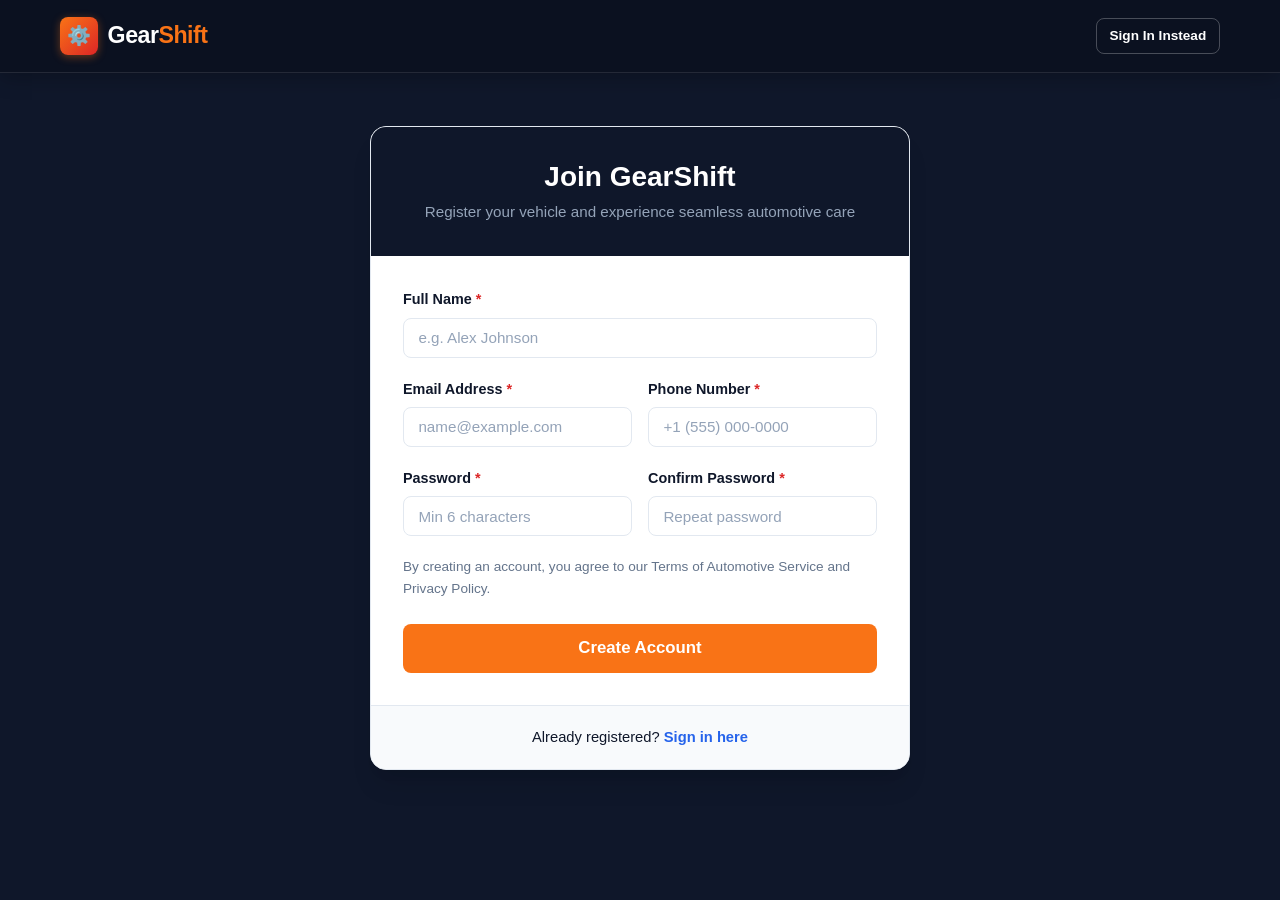
<file: register.html>
<!DOCTYPE html>
<html lang="en">
<head>
    <meta charset="UTF-8">
    <meta name="viewport" content="width=device-width, initial-scale=1.0">
    <title>Create Account | GearShift Vehicle Service</title>
    <link rel="stylesheet" href="css/style.css">
</head>
<body style="background: #0f172a;">

    <!-- Minimal Header -->
    <header class="navbar">
        <div class="container nav-container">
            <a href="index.html" class="brand-logo">
                <div class="logo-icon">⚙️</div>
                <div>Gear<span class="accent">Shift</span></div>
            </a>
            <div class="nav-actions">
                <a href="login.html" class="btn btn-outline btn-sm">Sign In Instead</a>
            </div>
        </div>
    </header>

    <main class="auth-wrapper">
        <div class="auth-card" style="max-width: 540px;">
            <div class="auth-header">
                <h2>Join GearShift</h2>
                <p>Register your vehicle and experience seamless automotive care</p>
            </div>

            <div class="auth-body">
                <form id="register-form" onsubmit="handleRegisterForm(event)" novalidate>
                    <div class="form-group">
                        <label class="form-label" for="reg-name">Full Name <span class="required">*</span></label>
                        <input type="text" id="reg-name" name="name" class="form-control" placeholder="e.g. Alex Johnson" required>
                    </div>

                    <div class="form-row">
                        <div class="form-group">
                            <label class="form-label" for="reg-email">Email Address <span class="required">*</span></label>
                            <input type="email" id="reg-email" name="email" class="form-control" placeholder="name@example.com" required>
                        </div>
                        <div class="form-group">
                            <label class="form-label" for="reg-phone">Phone Number <span class="required">*</span></label>
                            <input type="tel" id="reg-phone" name="phone" class="form-control" placeholder="+1 (555) 000-0000" required>
                        </div>
                    </div>

                    <div class="form-row">
                        <div class="form-group">
                            <label class="form-label" for="reg-password">Password <span class="required">*</span></label>
                            <input type="password" id="reg-password" name="password" class="form-control" placeholder="Min 6 characters" required>
                        </div>
                        <div class="form-group">
                            <label class="form-label" for="reg-confirm">Confirm Password <span class="required">*</span></label>
                            <input type="password" id="reg-confirm" name="confirm_password" class="form-control" placeholder="Repeat password" required>
                        </div>
                    </div>

                    <div style="margin-bottom:1.5rem; font-size:0.85rem; color:var(--text-muted);">
                        By creating an account, you agree to our Terms of Automotive Service and Privacy Policy.
                    </div>

                    <button type="submit" class="btn btn-accent btn-block btn-lg">
                        Create Account
                    </button>
                </form>
            </div>

            <div class="auth-footer">
                Already registered? <a href="login.html" style="font-weight:600;">Sign in here</a>
            </div>
        </div>
    </main>

    <script src="js/api.js"></script>
    <script src="js/auth.js"></script>
    <script>
        document.addEventListener('DOMContentLoaded', () => {
            redirectIfLoggedIn();
        });
    </script>
</body>
</html>
</file>
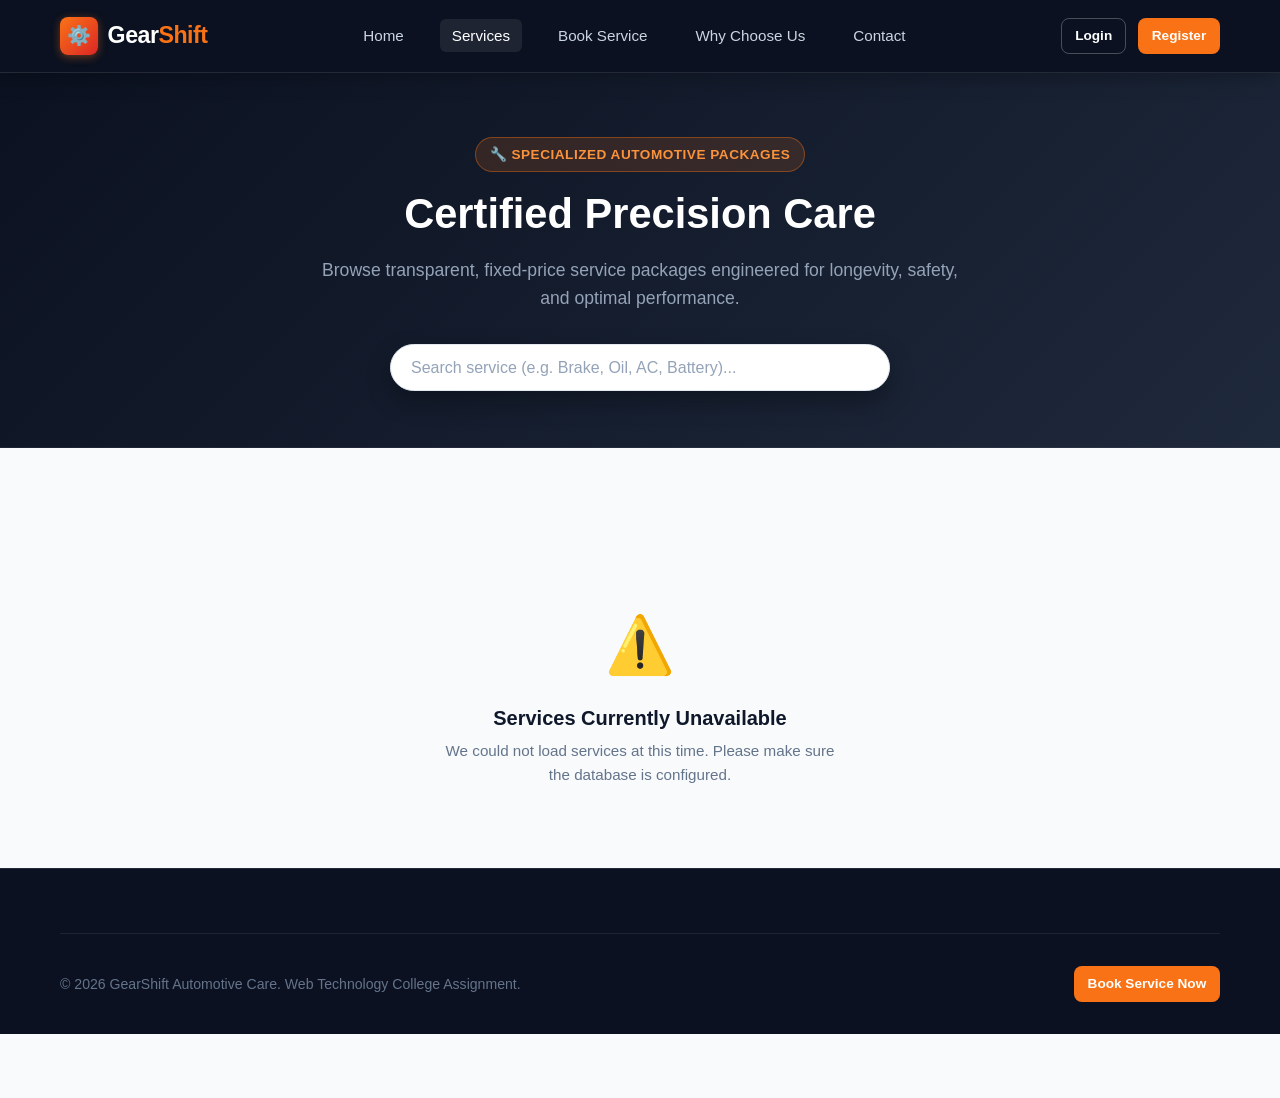
<file: services.html>
<!DOCTYPE html>
<html lang="en">
<head>
    <meta charset="UTF-8">
    <meta name="viewport" content="width=device-width, initial-scale=1.0">
    <title>Automotive Services Catalog | GearShift</title>
    <link rel="stylesheet" href="css/style.css">
</head>
<body>

    <!-- Header Navbar -->
    <header class="navbar">
        <div class="container nav-container">
            <a href="index.html" class="brand-logo">
                <div class="logo-icon">⚙️</div>
                <div>Gear<span class="accent">Shift</span></div>
            </a>

            <button type="button" class="mobile-nav-toggle" aria-label="Toggle navigation">☰</button>

            <ul class="nav-menu" id="nav-menu">
                <li class="nav-item"><a href="index.html">Home</a></li>
                <li class="nav-item"><a href="services.html" class="active">Services</a></li>
                <li class="nav-item"><a href="booking.html">Book Service</a></li>
                <li class="nav-item"><a href="index.html#why-us">Why Choose Us</a></li>
                <li class="nav-item"><a href="index.html#contact">Contact</a></li>
            </ul>

            <div class="nav-actions" id="nav-actions">
                <a href="login.html" class="btn btn-outline btn-sm">Login</a>
                <a href="register.html" class="btn btn-accent btn-sm">Register</a>
            </div>
        </div>
    </header>

    <!-- Services Header Banner -->
    <section style="background: linear-gradient(135deg, #0b1120 0%, #1e293b 100%); color:#ffffff; padding:4rem 0 3.5rem 0; border-bottom:1px solid rgba(255,255,255,0.08);">
        <div class="container" style="text-align:center; max-width:700px;">
            <span class="hero-badge" style="margin-bottom:1rem;">🔧 Specialized Automotive Packages</span>
            <h1 style="color:#ffffff; font-size:2.6rem; margin-bottom:1rem;">Certified Precision Care</h1>
            <p style="color:#94a3b8; font-size:1.1rem; margin-bottom:2rem;">
                Browse transparent, fixed-price service packages engineered for longevity, safety, and optimal performance.
            </p>

            <!-- Search input bar -->
            <div style="max-width:500px; margin:0 auto; position:relative;">
                <input type="text" id="service-search-input" class="form-control" placeholder="Search service (e.g. Brake, Oil, AC, Battery)..." 
                       style="padding:0.85rem 1.25rem; font-size:1rem; border-radius:var(--radius-full); box-shadow:0 10px 25px rgba(0,0,0,0.3);"
                       oninput="filterServicesCatalog(this.value)">
            </div>
        </div>
    </section>

    <!-- Services Grid Main -->
    <main style="padding:4rem 0; background:#f8fafc; flex-grow:1;">
        <div class="container">
            <div id="services-container" class="services-grid">
                <!-- Dynamically populated via js/services.js -->
            </div>
        </div>
    </section>

    <!-- Footer -->
    <footer class="footer">
        <div class="container">
            <div class="footer-bottom">
                <p style="margin:0;">&copy; <span class="dynamic-year">2026</span> GearShift Automotive Care. Web Technology College Assignment.</p>
                <div>
                    <a href="booking.html" class="btn btn-accent btn-sm">Book Service Now</a>
                </div>
            </div>
        </div>
    </footer>

    <script src="js/api.js"></script>
    <script src="js/auth.js"></script>
    <script src="js/services.js"></script>
    <script src="js/script.js"></script>
    <script>
        document.addEventListener('DOMContentLoaded', () => {
            loadServicesCatalog('services-container');
        });
    </script>
</body>
</html>
</file>
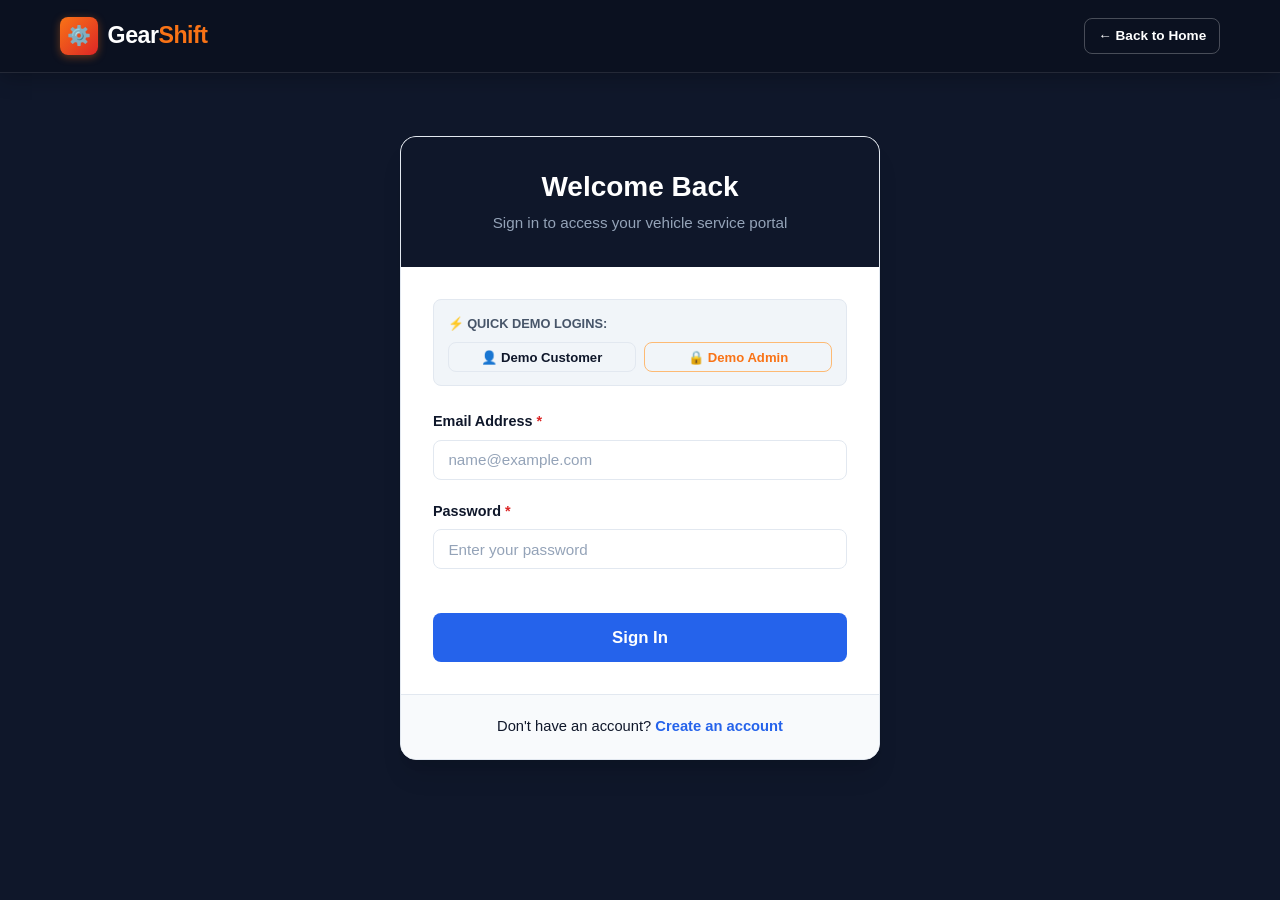
<file: vehicles.html>
<!DOCTYPE html>
<html lang="en">
<head>
    <meta charset="UTF-8">
    <meta name="viewport" content="width=device-width, initial-scale=1.0">
    <title>Manage My Vehicles | GearShift</title>
    <link rel="stylesheet" href="css/style.css">
    <link rel="stylesheet" href="css/dashboard.css">
</head>
<body>

    <!-- Header Navbar -->
    <header class="navbar">
        <div class="container-fluid nav-container">
            <a href="index.html" class="brand-logo">
                <div class="logo-icon">⚙️</div>
                <div>Gear<span class="accent">Shift</span></div>
            </a>
            <div class="nav-actions">
                <span class="badge" style="background:rgba(255,255,255,0.1); color:#ffffff; font-size:0.85rem;">Customer Portal</span>
                <button type="button" class="btn btn-outline btn-sm" onclick="handleLogout()">Logout</button>
            </div>
        </div>
    </header>

    <div class="dashboard-layout">
        <!-- Sidebar Navigation -->
        <aside class="dashboard-sidebar">
            <div class="sidebar-profile">
                <div class="profile-avatar">U</div>
                <div class="profile-info">
                    <h4 class="current-user-name">Loading...</h4>
                    <span class="current-user-email">customer@gearshift.com</span>
                </div>
            </div>

            <ul class="sidebar-nav">
                <li><a href="dashboard.html"><span class="nav-icon">📊</span> Dashboard</a></li>
                <li><a href="vehicles.html" class="active"><span class="nav-icon">🚗</span> My Vehicles</a></li>
                <li><a href="booking.html"><span class="nav-icon">⚡</span> Book Service</a></li>
                <li><a href="my-bookings.html"><span class="nav-icon">📅</span> My Bookings</a></li>
                <li><a href="services.html"><span class="nav-icon">🛠️</span> Explore Services</a></li>
                <li><a href="index.html"><span class="nav-icon">🏠</span> Back to Home</a></li>
            </ul>

            <div class="sidebar-footer">
                <button type="button" class="btn btn-outline btn-sm btn-block" style="color:#f87171; border-color:#ef4444;" onclick="handleLogout()">
                    🚪 Sign Out
                </button>
            </div>
        </aside>

        <!-- Main Content -->
        <main class="dashboard-main">
            <div class="dashboard-topbar">
                <div class="dashboard-welcome">
                    <h2>My Registered Vehicles</h2>
                    <p>Manage your automotive fleet to schedule routine maintenance and track services.</p>
                </div>
                <button type="button" class="btn btn-accent btn-sm" onclick="openAddVehicleModal()">
                    + Add New Vehicle
                </button>
            </div>

            <!-- Vehicles Cards Container -->
            <div id="vehicles-container" class="vehicles-grid">
                <!-- Dynamically populated via js/vehicles.js -->
            </div>
        </main>
    </div>

    <!-- Add / Edit Vehicle Modal -->
    <div id="vehicle-modal" class="modal-backdrop">
        <div class="modal-dialog">
            <div class="modal-header">
                <h3 class="modal-title" id="vehicle-modal-title">Add New Vehicle</h3>
                <button type="button" class="modal-close" onclick="closeModal('vehicle-modal')">&times;</button>
            </div>
            <form id="vehicle-modal-form" onsubmit="handleVehicleForm(event)">
                <input type="hidden" name="id" value="">

                <div class="modal-body">
                    <div class="form-group">
                        <label class="form-label" for="v-number">Vehicle Registration Number <span class="required">*</span></label>
                        <input type="text" id="v-number" name="vehicle_number" class="form-control" placeholder="e.g. MH-12-AB-1234 or NY-ABC-123" required style="font-family:monospace; text-transform:uppercase;">
                        <span style="font-size:0.75rem; color:var(--text-light);">License plate identifier</span>
                    </div>

                    <div class="form-row">
                        <div class="form-group">
                            <label class="form-label" for="v-type">Vehicle Type <span class="required">*</span></label>
                            <select id="v-type" name="vehicle_type" class="form-control" required>
                                <option value="Car">Car (Sedan/Hatchback)</option>
                                <option value="SUV">SUV / Crossover</option>
                                <option value="Bike">Motorbike / Scooter</option>
                                <option value="Truck">Truck / Commercial</option>
                                <option value="Other">Other</option>
                            </select>
                        </div>

                        <div class="form-group">
                            <label class="form-label" for="v-fuel">Fuel Type <span class="required">*</span></label>
                            <select id="v-fuel" name="fuel_type" class="form-control" required>
                                <option value="Petrol">Petrol</option>
                                <option value="Diesel">Diesel</option>
                                <option value="Electric">Electric (EV)</option>
                                <option value="Hybrid">Hybrid</option>
                                <option value="CNG">CNG</option>
                            </select>
                        </div>
                    </div>

                    <div class="form-row">
                        <div class="form-group">
                            <label class="form-label" for="v-brand">Brand / Make <span class="required">*</span></label>
                            <input type="text" id="v-brand" name="brand" class="form-control" placeholder="e.g. Toyota, Honda, BMW" required>
                        </div>

                        <div class="form-group">
                            <label class="form-label" for="v-model">Model <span class="required">*</span></label>
                            <input type="text" id="v-model" name="model" class="form-control" placeholder="e.g. Camry, Civic, X5" required>
                        </div>
                    </div>

                    <div class="form-group">
                        <label class="form-label" for="v-year">Manufacturing Year <span class="required">*</span></label>
                        <input type="number" id="v-year" name="manufacturing_year" class="form-control" placeholder="e.g. 2022" min="1950" max="2027" required>
                    </div>
                </div>

                <div class="modal-footer">
                    <button type="button" class="btn btn-outline-dark" onclick="closeModal('vehicle-modal')">Cancel</button>
                    <button type="submit" class="btn btn-primary" id="vehicle-submit-btn">Save Vehicle</button>
                </div>
            </form>
        </div>
    </div>

    <script src="js/api.js"></script>
    <script src="js/auth.js"></script>
    <script src="js/vehicles.js"></script>
    <script>
        document.addEventListener('DOMContentLoaded', async () => {
            const user = await requireCustomerAuth();
            if (user) {
                loadVehicles();
            }
        });
    </script>
</body>
</html>
</file>
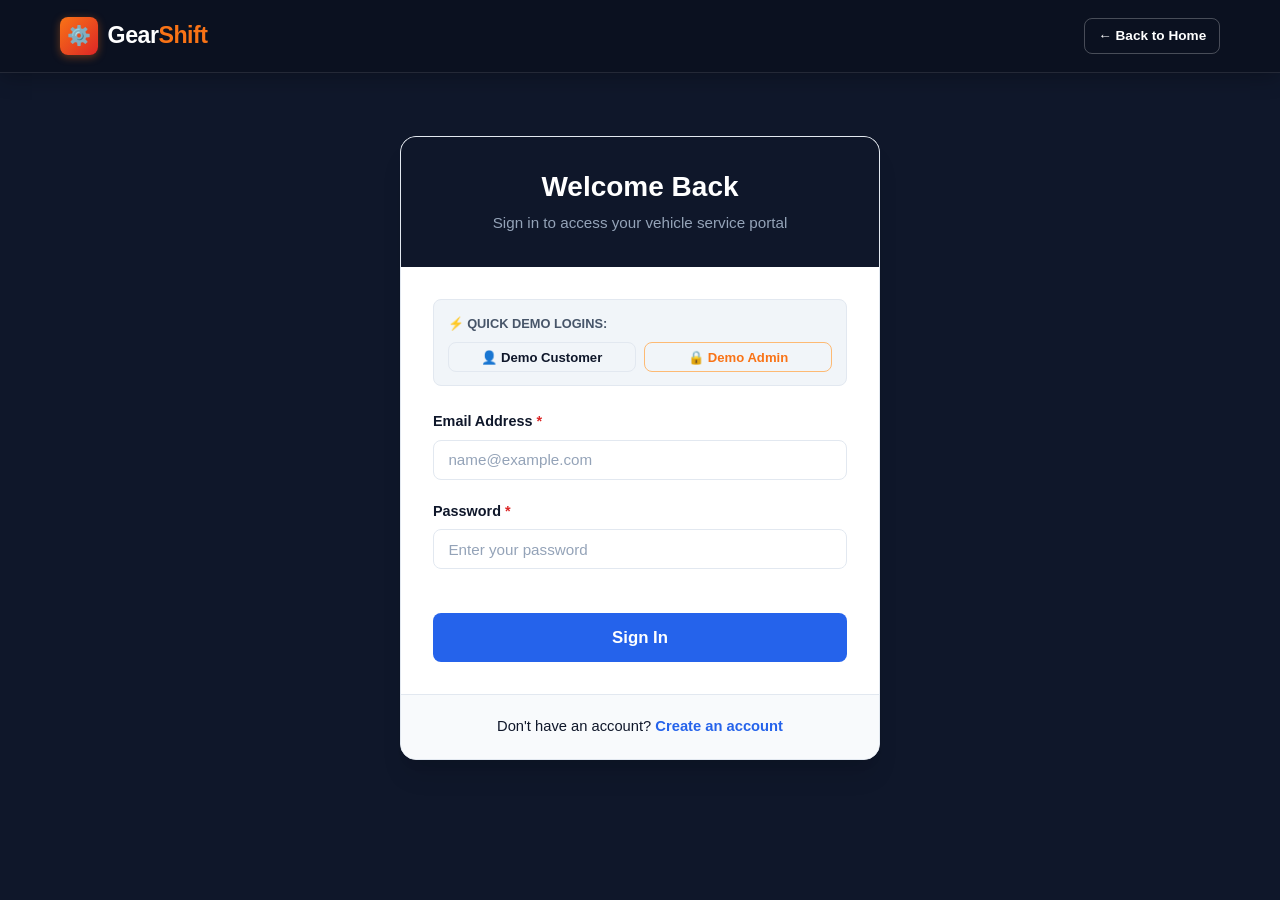
<file: admin/bookings.html>
<!DOCTYPE html>
<html lang="en">
<head>
    <meta charset="UTF-8">
    <meta name="viewport" content="width=device-width, initial-scale=1.0">
    <title>Manage Bookings & Dispatch | Admin GearShift</title>
    <link rel="stylesheet" href="../css/style.css">
    <link rel="stylesheet" href="../css/dashboard.css">
</head>
<body>

    <!-- Header Navbar -->
    <header class="navbar" style="background:#090d16;">
        <div class="container-fluid nav-container">
            <a href="../index.html" class="brand-logo">
                <div class="logo-icon" style="background:linear-gradient(135deg, #f97316 0%, #ea580c 100%);">⚙️</div>
                <div>Gear<span class="accent">Shift</span> <span style="font-size:0.75rem; background:#ea580c; color:#ffffff; padding:2px 8px; border-radius:99px; font-weight:700;">ADMIN</span></div>
            </a>
            <div class="nav-actions">
                <a href="../index.html" class="btn btn-outline btn-sm">View Website</a>
                <button type="button" class="btn btn-danger btn-sm" onclick="handleLogout()">Logout</button>
            </div>
        </div>
    </header>

    <div class="dashboard-layout">
        <!-- Sidebar Navigation -->
        <aside class="dashboard-sidebar">
            <div class="sidebar-profile">
                <div class="profile-avatar admin-avatar">A</div>
                <div class="profile-info">
                    <h4 class="admin-name-display">Administrator</h4>
                    <span style="color:#f97316;">System Admin</span>
                </div>
            </div>

            <ul class="sidebar-nav admin-nav">
                <li><a href="dashboard.html"><span class="nav-icon">📊</span> Overview</a></li>
                <li><a href="bookings.html" class="active"><span class="nav-icon">📅</span> Bookings & Dispatch</a></li>
                <li><a href="customers.html"><span class="nav-icon">👥</span> Customers & Fleet</a></li>
                <li><a href="services.html"><span class="nav-icon">🛠️</span> Service Packages</a></li>
                <li><a href="mechanics.html"><span class="nav-icon">👨‍🔧</span> Mechanics Team</a></li>
                <li><a href="../setup.php"><span class="nav-icon">⚙️</span> Database Diagnostics</a></li>
            </ul>

            <div class="sidebar-footer">
                <button type="button" class="btn btn-outline btn-sm btn-block" style="color:#f87171; border-color:#ef4444;" onclick="handleLogout()">
                    🚪 Sign Out
                </button>
            </div>
        </aside>

        <!-- Main Content -->
        <main class="dashboard-main">
            <div class="dashboard-topbar">
                <div class="dashboard-welcome">
                    <h2>Bookings & Dispatch Center</h2>
                    <p>Review customer service appointments, assign mechanics, and update stage statuses.</p>
                </div>
            </div>

            <!-- Filter & Search Bar -->
            <div class="filter-bar">
                <div class="filter-group">
                    <label for="admin-booking-status-filter" style="font-size:0.88rem; font-weight:600; color:var(--text-muted);">Status Filter:</label>
                    <select id="admin-booking-status-filter" class="form-control" style="width:auto; padding:0.45rem 0.85rem;" onchange="fetchAndRenderAdminBookings()">
                        <option value="all">All Statuses</option>
                        <option value="Pending">Pending</option>
                        <option value="Confirmed">Confirmed</option>
                        <option value="In Service">In Service</option>
                        <option value="Completed">Completed</option>
                        <option value="Cancelled">Cancelled</option>
                    </select>
                </div>

                <div class="search-input-box">
                    <span class="search-icon">🔍</span>
                    <input type="text" id="admin-booking-search" class="form-control" placeholder="Search customer, plate, ID..." oninput="fetchAndRenderAdminBookings()">
                </div>
            </div>

            <!-- Bookings Master Table -->
            <div class="card">
                <div class="table-responsive">
                    <table class="table">
                        <thead>
                            <tr>
                                <th>Booking ID</th>
                                <th>Customer</th>
                                <th>Vehicle</th>
                                <th>Service</th>
                                <th>Date & Time</th>
                                <th>Assign Mechanic</th>
                                <th>Update Status</th>
                                <th style="text-align:right;">Details</th>
                            </tr>
                        </thead>
                        <tbody id="admin-bookings-tbody">
                            <!-- Populated via admin.js -->
                        </tbody>
                    </table>
                </div>
            </div>
        </main>
    </div>

    <!-- Admin Booking Details Modal -->
    <div id="admin-booking-details-modal" class="modal-backdrop">
        <div class="modal-dialog modal-lg">
            <div class="modal-header">
                <h3 class="modal-title">Comprehensive Booking Record</h3>
                <button type="button" class="modal-close" onclick="closeModal('admin-booking-details-modal')">&times;</button>
            </div>
            <div class="modal-body" id="admin-booking-details-body">
                <!-- Dynamically populated -->
            </div>
            <div class="modal-footer">
                <button type="button" class="btn btn-outline-dark" onclick="closeModal('admin-booking-details-modal')">Close Record</button>
            </div>
        </div>
    </div>

    <script src="../js/api.js"></script>
    <script src="../js/auth.js"></script>
    <script src="../js/admin.js"></script>
    <script>
        document.addEventListener('DOMContentLoaded', () => {
            const urlParams = new URLSearchParams(window.location.search);
            const statusParam = urlParams.get('status');
            if (statusParam) {
                const select = document.getElementById('admin-booking-status-filter');
                if (select) select.value = statusParam;
            }
            loadAdminBookings();
        });
    </script>
</body>
</html>
</file>
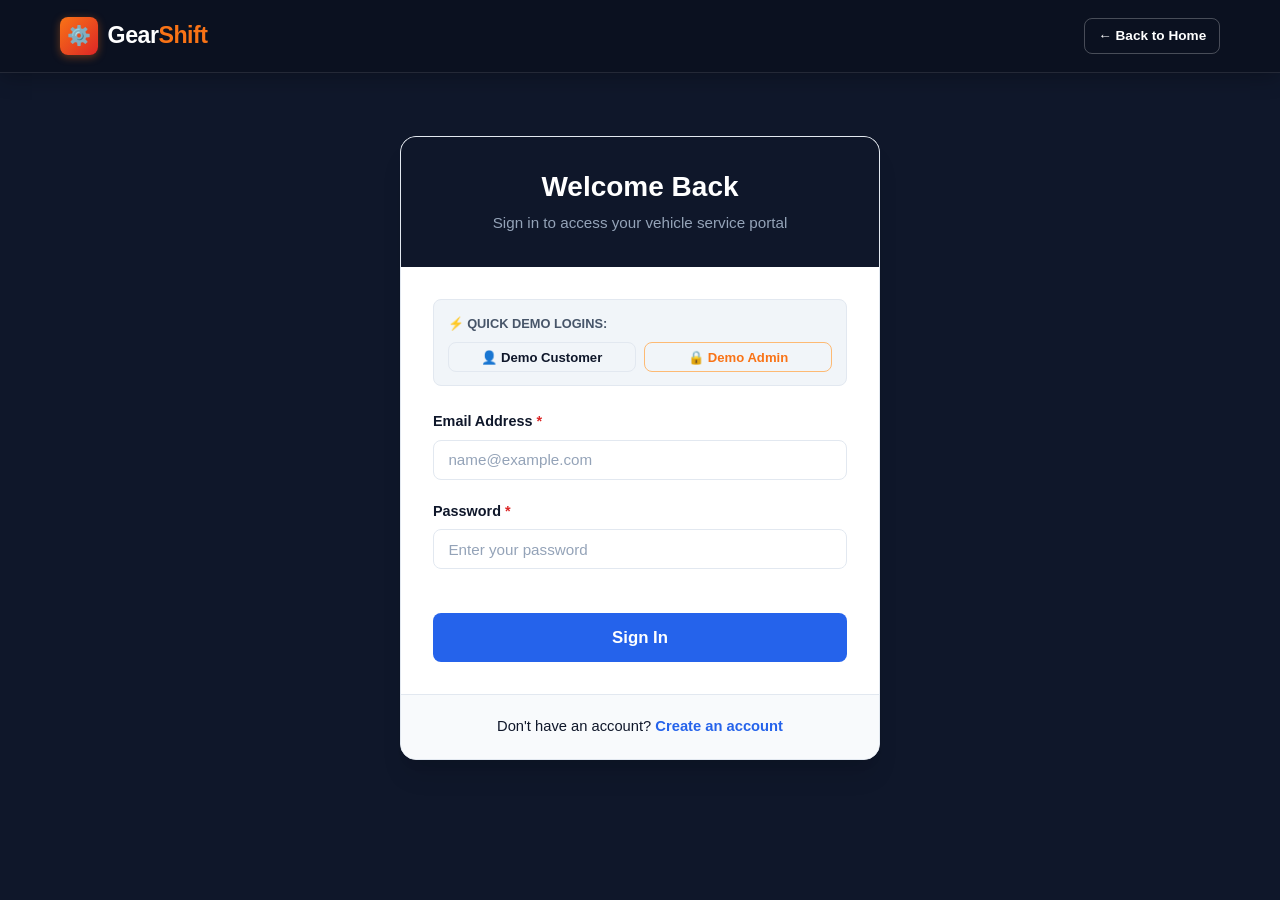
<file: admin/customers.html>
<!DOCTYPE html>
<html lang="en">
<head>
    <meta charset="UTF-8">
    <meta name="viewport" content="width=device-width, initial-scale=1.0">
    <title>Customer Directory & Fleet | Admin GearShift</title>
    <link rel="stylesheet" href="../css/style.css">
    <link rel="stylesheet" href="../css/dashboard.css">
</head>
<body>

    <!-- Header Navbar -->
    <header class="navbar" style="background:#090d16;">
        <div class="container-fluid nav-container">
            <a href="../index.html" class="brand-logo">
                <div class="logo-icon" style="background:linear-gradient(135deg, #f97316 0%, #ea580c 100%);">⚙️</div>
                <div>Gear<span class="accent">Shift</span> <span style="font-size:0.75rem; background:#ea580c; color:#ffffff; padding:2px 8px; border-radius:99px; font-weight:700;">ADMIN</span></div>
            </a>
            <div class="nav-actions">
                <a href="../index.html" class="btn btn-outline btn-sm">View Website</a>
                <button type="button" class="btn btn-danger btn-sm" onclick="handleLogout()">Logout</button>
            </div>
        </div>
    </header>

    <div class="dashboard-layout">
        <!-- Sidebar Navigation -->
        <aside class="dashboard-sidebar">
            <div class="sidebar-profile">
                <div class="profile-avatar admin-avatar">A</div>
                <div class="profile-info">
                    <h4 class="admin-name-display">Administrator</h4>
                    <span style="color:#f97316;">System Admin</span>
                </div>
            </div>

            <ul class="sidebar-nav admin-nav">
                <li><a href="dashboard.html"><span class="nav-icon">📊</span> Overview</a></li>
                <li><a href="bookings.html"><span class="nav-icon">📅</span> Bookings & Dispatch</a></li>
                <li><a href="customers.html" class="active"><span class="nav-icon">👥</span> Customers & Fleet</a></li>
                <li><a href="services.html"><span class="nav-icon">🛠️</span> Service Packages</a></li>
                <li><a href="mechanics.html"><span class="nav-icon">👨‍🔧</span> Mechanics Team</a></li>
                <li><a href="../setup.php"><span class="nav-icon">⚙️</span> Database Diagnostics</a></li>
            </ul>

            <div class="sidebar-footer">
                <button type="button" class="btn btn-outline btn-sm btn-block" style="color:#f87171; border-color:#ef4444;" onclick="handleLogout()">
                    🚪 Sign Out
                </button>
            </div>
        </aside>

        <!-- Main Content -->
        <main class="dashboard-main">
            <div class="dashboard-topbar">
                <div class="dashboard-welcome">
                    <h2>Customer Directory & Fleet</h2>
                    <p>Review customer accounts, examine vehicle garages, and audit lifetime service histories.</p>
                </div>
            </div>

            <!-- Search Bar -->
            <div class="filter-bar">
                <div class="search-input-box" style="flex:1;">
                    <span class="search-icon">🔍</span>
                    <input type="text" id="customer-search-input" class="form-control" placeholder="Search customer by name, email, or phone number..." oninput="loadAdminCustomers()">
                </div>
            </div>

            <!-- Customers Master Table -->
            <div class="card">
                <div class="table-responsive">
                    <table class="table">
                        <thead>
                            <tr>
                                <th>Customer ID</th>
                                <th>Name</th>
                                <th>Email Address</th>
                                <th>Phone Number</th>
                                <th>Vehicles Owned</th>
                                <th>Total Bookings</th>
                                <th style="text-align:right;">Actions</th>
                            </tr>
                        </thead>
                        <tbody id="admin-customers-tbody">
                            <!-- Populated via admin.js -->
                        </tbody>
                    </table>
                </div>
            </div>
        </main>
    </div>

    <!-- Customer Portfolio Modal -->
    <div id="customer-details-modal" class="modal-backdrop">
        <div class="modal-dialog modal-lg">
            <div class="modal-header">
                <h3 class="modal-title">Customer Fleet & Service Portfolio</h3>
                <button type="button" class="modal-close" onclick="closeModal('customer-details-modal')">&times;</button>
            </div>
            <div class="modal-body" id="customer-details-modal-body">
                <!-- Dynamically populated via admin.js -->
            </div>
            <div class="modal-footer">
                <button type="button" class="btn btn-outline-dark" onclick="closeModal('customer-details-modal')">Close Portfolio</button>
            </div>
        </div>
    </div>

    <script src="../js/api.js"></script>
    <script src="../js/auth.js"></script>
    <script src="../js/admin.js"></script>
    <script>
        document.addEventListener('DOMContentLoaded', () => {
            loadAdminCustomers();
        });
    </script>
</body>
</html>
</file>
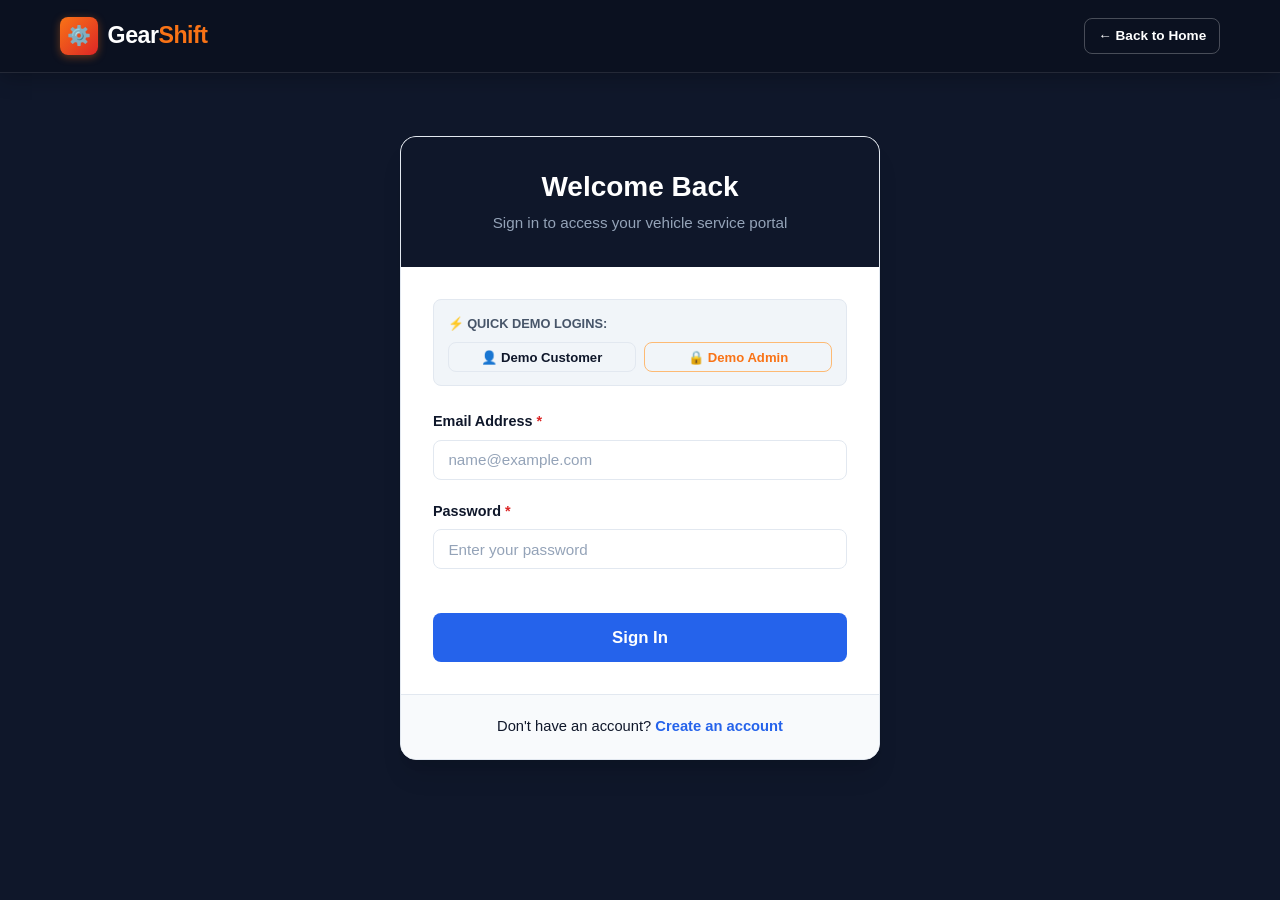
<file: admin/dashboard.html>
<!DOCTYPE html>
<html lang="en">
<head>
    <meta charset="UTF-8">
    <meta name="viewport" content="width=device-width, initial-scale=1.0">
    <title>Admin Dashboard | GearShift Automotive</title>
    <link rel="stylesheet" href="../css/style.css">
    <link rel="stylesheet" href="../css/dashboard.css">
</head>
<body>

    <!-- Header Navbar -->
    <header class="navbar" style="background:#090d16;">
        <div class="container-fluid nav-container">
            <a href="../index.html" class="brand-logo">
                <div class="logo-icon" style="background:linear-gradient(135deg, #f97316 0%, #ea580c 100%);">⚙️</div>
                <div>Gear<span class="accent">Shift</span> <span style="font-size:0.75rem; background:#ea580c; color:#ffffff; padding:2px 8px; border-radius:99px; font-weight:700;">ADMIN</span></div>
            </a>
            <div class="nav-actions">
                <a href="../index.html" class="btn btn-outline btn-sm">View Website</a>
                <button type="button" class="btn btn-danger btn-sm" onclick="handleLogout()">Logout</button>
            </div>
        </div>
    </header>

    <div class="dashboard-layout">
        <!-- Sidebar Navigation -->
        <aside class="dashboard-sidebar">
            <div class="sidebar-profile">
                <div class="profile-avatar admin-avatar">A</div>
                <div class="profile-info">
                    <h4 class="admin-name-display">Administrator</h4>
                    <span style="color:#f97316;">System Admin</span>
                </div>
            </div>

            <ul class="sidebar-nav admin-nav">
                <li><a href="dashboard.html" class="active"><span class="nav-icon">📊</span> Overview</a></li>
                <li><a href="bookings.html"><span class="nav-icon">📅</span> Bookings & Dispatch</a></li>
                <li><a href="customers.html"><span class="nav-icon">👥</span> Customers & Fleet</a></li>
                <li><a href="services.html"><span class="nav-icon">🛠️</span> Service Packages</a></li>
                <li><a href="mechanics.html"><span class="nav-icon">👨‍🔧</span> Mechanics Team</a></li>
                <li><a href="../setup.php"><span class="nav-icon">⚙️</span> Database Diagnostics</a></li>
            </ul>

            <div class="sidebar-footer">
                <button type="button" class="btn btn-outline btn-sm btn-block" style="color:#f87171; border-color:#ef4444;" onclick="handleLogout()">
                    🚪 Sign Out
                </button>
            </div>
        </aside>

        <!-- Main Content -->
        <main class="dashboard-main">
            <div class="dashboard-topbar">
                <div class="dashboard-welcome">
                    <h2>Admin Command Center</h2>
                    <p>Live workshop operations, customer fleet management, and mechanic scheduling.</p>
                </div>
                <div style="display:flex; gap:0.75rem; flex-wrap:wrap;">
                    <a href="bookings.html?status=Pending" class="btn btn-accent btn-sm">⏳ Review Pending Bookings</a>
                    <a href="services.html" class="btn btn-outline-dark btn-sm">+ New Service</a>
                </div>
            </div>

            <!-- Admin Statistics Cards (KPIs) -->
            <div class="stats-grid">
                <div class="stat-card">
                    <div class="stat-card-info">
                        <h3 id="kpi-customers">0</h3>
                        <p>Total Customers</p>
                    </div>
                    <div class="stat-card-icon stat-icon-blue">👥</div>
                </div>

                <div class="stat-card">
                    <div class="stat-card-info">
                        <h3 id="kpi-vehicles">0</h3>
                        <p>Total Vehicles</p>
                    </div>
                    <div class="stat-card-icon stat-icon-purple">🚗</div>
                </div>

                <div class="stat-card">
                    <div class="stat-card-info">
                        <h3 id="kpi-bookings">0</h3>
                        <p>Total Bookings</p>
                    </div>
                    <div class="stat-card-icon stat-icon-blue">📅</div>
                </div>

                <div class="stat-card">
                    <div class="stat-card-info">
                        <h3 id="kpi-pending" style="color:var(--warning);">0</h3>
                        <p>Pending Bookings</p>
                    </div>
                    <div class="stat-card-icon stat-icon-amber">⏳</div>
                </div>

                <div class="stat-card">
                    <div class="stat-card-info">
                        <h3 id="kpi-completed" style="color:var(--success);">0</h3>
                        <p>Completed Services</p>
                    </div>
                    <div class="stat-card-icon stat-icon-green">✅</div>
                </div>

                <div class="stat-card">
                    <div class="stat-card-info">
                        <h3 id="kpi-services">0</h3>
                        <p>Active Services</p>
                    </div>
                    <div class="stat-card-icon stat-icon-orange">🛠️</div>
                </div>

                <div class="stat-card">
                    <div class="stat-card-info">
                        <h3 id="kpi-mechanics">0</h3>
                        <p>Mechanics</p>
                    </div>
                    <div class="stat-card-icon stat-icon-blue">👨‍🔧</div>
                </div>

                <div class="stat-card">
                    <div class="stat-card-info">
                        <h3 id="kpi-revenue" style="color:var(--success); font-size:1.6rem;">$0.00</h3>
                        <p>Completed Revenue</p>
                    </div>
                    <div class="stat-card-icon stat-icon-green">💰</div>
                </div>
            </div>

            <!-- Recent Bookings Table -->
            <div class="card" style="margin-top:1rem;">
                <div class="card-header">
                    <div>
                        <h3 style="margin:0; font-size:1.15rem;">Recent Service Appointments</h3>
                        <p style="margin:0; font-size:0.85rem; color:var(--text-muted);">Latest appointments booked through customer portal</p>
                    </div>
                    <a href="bookings.html" class="btn btn-outline-dark btn-sm">Manage All Bookings &rarr;</a>
                </div>
                <div class="table-responsive">
                    <table class="table">
                        <thead>
                            <tr>
                                <th>Booking ID</th>
                                <th>Customer</th>
                                <th>Vehicle</th>
                                <th>Service</th>
                                <th>Schedule</th>
                                <th>Price</th>
                                <th>Status</th>
                            </tr>
                        </thead>
                        <tbody id="recent-bookings-tbody">
                            <tr>
                                <td colspan="7" style="text-align:center; padding:2rem;">
                                    <div class="spinner" style="border-top-color:var(--brand-blue);"></div>
                                </td>
                            </tr>
                        </tbody>
                    </table>
                </div>
            </div>
        </main>
    </div>

    <script src="../js/api.js"></script>
    <script src="../js/auth.js"></script>
    <script src="../js/admin.js"></script>
    <script>
        document.addEventListener('DOMContentLoaded', () => {
            loadAdminDashboardStats();
        });
    </script>
</body>
</html>
</file>
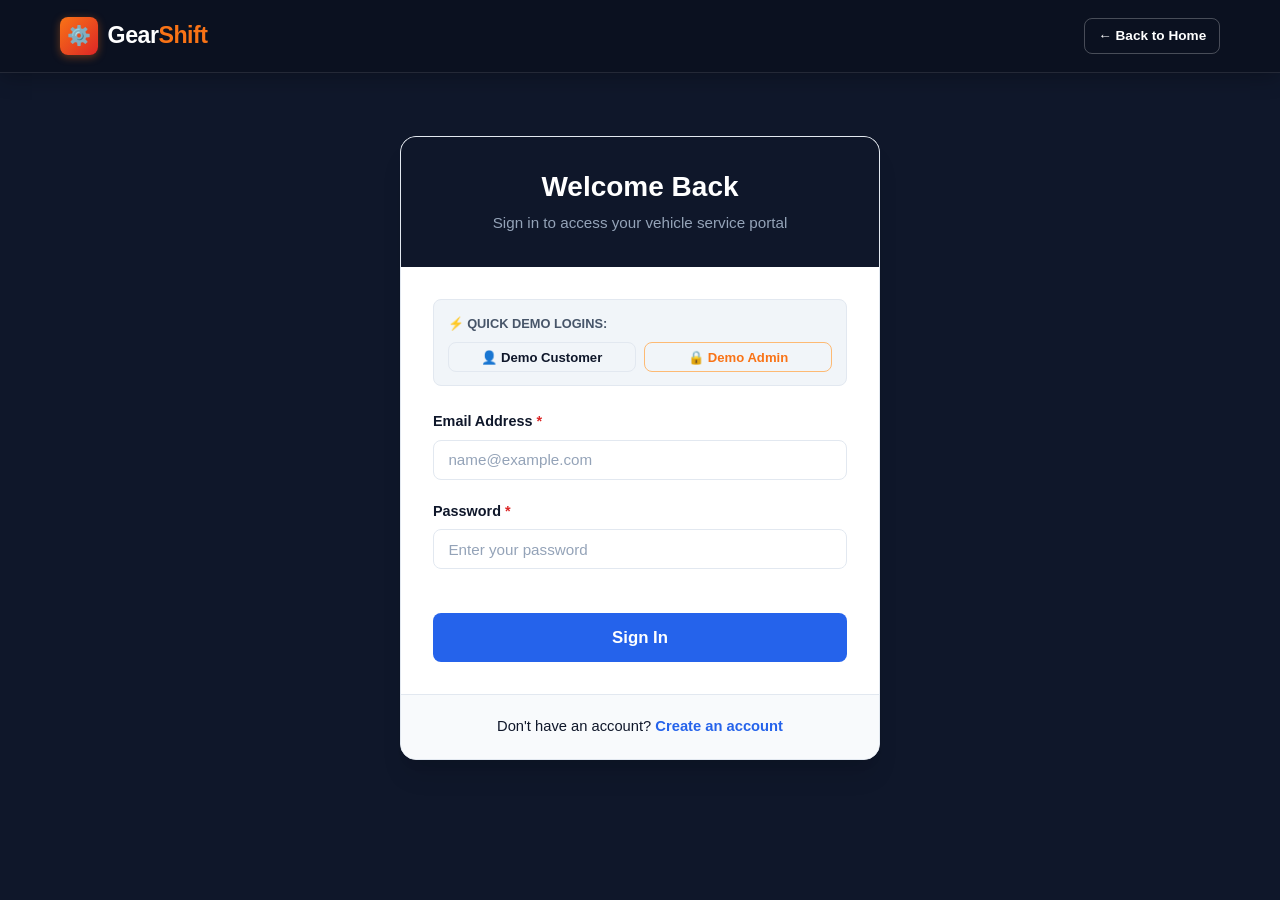
<file: admin/mechanics.html>
<!DOCTYPE html>
<html lang="en">
<head>
    <meta charset="UTF-8">
    <meta name="viewport" content="width=device-width, initial-scale=1.0">
    <title>Manage Mechanics Team | Admin GearShift</title>
    <link rel="stylesheet" href="../css/style.css">
    <link rel="stylesheet" href="../css/dashboard.css">
</head>
<body>

    <!-- Header Navbar -->
    <header class="navbar" style="background:#090d16;">
        <div class="container-fluid nav-container">
            <a href="../index.html" class="brand-logo">
                <div class="logo-icon" style="background:linear-gradient(135deg, #f97316 0%, #ea580c 100%);">⚙️</div>
                <div>Gear<span class="accent">Shift</span> <span style="font-size:0.75rem; background:#ea580c; color:#ffffff; padding:2px 8px; border-radius:99px; font-weight:700;">ADMIN</span></div>
            </a>
            <div class="nav-actions">
                <a href="../index.html" class="btn btn-outline btn-sm">View Website</a>
                <button type="button" class="btn btn-danger btn-sm" onclick="handleLogout()">Logout</button>
            </div>
        </div>
    </header>

    <div class="dashboard-layout">
        <!-- Sidebar Navigation -->
        <aside class="dashboard-sidebar">
            <div class="sidebar-profile">
                <div class="profile-avatar admin-avatar">A</div>
                <div class="profile-info">
                    <h4 class="admin-name-display">Administrator</h4>
                    <span style="color:#f97316;">System Admin</span>
                </div>
            </div>

            <ul class="sidebar-nav admin-nav">
                <li><a href="dashboard.html"><span class="nav-icon">📊</span> Overview</a></li>
                <li><a href="bookings.html"><span class="nav-icon">📅</span> Bookings & Dispatch</a></li>
                <li><a href="customers.html"><span class="nav-icon">👥</span> Customers & Fleet</a></li>
                <li><a href="services.html"><span class="nav-icon">🛠️</span> Service Packages</a></li>
                <li><a href="mechanics.html" class="active"><span class="nav-icon">👨‍🔧</span> Mechanics Team</a></li>
                <li><a href="../setup.php"><span class="nav-icon">⚙️</span> Database Diagnostics</a></li>
            </ul>

            <div class="sidebar-footer">
                <button type="button" class="btn btn-outline btn-sm btn-block" style="color:#f87171; border-color:#ef4444;" onclick="handleLogout()">
                    🚪 Sign Out
                </button>
            </div>
        </aside>

        <!-- Main Content -->
        <main class="dashboard-main">
            <div class="dashboard-topbar">
                <div class="dashboard-welcome">
                    <h2>Workshop Mechanics Team</h2>
                    <p>Manage technicians, assign specializations, and monitor bay availability.</p>
                </div>
                <button type="button" class="btn btn-accent btn-sm" onclick="openAdminAddMechanicModal()">
                    + Add New Mechanic
                </button>
            </div>

            <!-- Mechanics Master Table -->
            <div class="card">
                <div class="table-responsive">
                    <table class="table">
                        <thead>
                            <tr>
                                <th>Mechanic ID</th>
                                <th>Mechanic Name</th>
                                <th>Phone Contact</th>
                                <th>Specialization</th>
                                <th>Current Status</th>
                                <th style="text-align:right;">Actions</th>
                            </tr>
                        </thead>
                        <tbody id="admin-mechanics-tbody">
                            <!-- Populated via admin.js -->
                        </tbody>
                    </table>
                </div>
            </div>
        </main>
    </div>

    <!-- Add / Edit Mechanic Modal -->
    <div id="mechanic-modal" class="modal-backdrop">
        <div class="modal-dialog">
            <div class="modal-header">
                <h3 class="modal-title" id="mechanic-modal-title">Mechanic Profile</h3>
                <button type="button" class="modal-close" onclick="closeModal('mechanic-modal')">&times;</button>
            </div>
            <form id="mechanic-modal-form" onsubmit="handleAdminMechanicForm(event)">
                <input type="hidden" name="id" value="">

                <div class="modal-body">
                    <div class="form-group">
                        <label class="form-label" for="mech-name">Full Name <span class="required">*</span></label>
                        <input type="text" id="mech-name" name="name" class="form-control" placeholder="e.g. Robert Miller" required>
                    </div>

                    <div class="form-group">
                        <label class="form-label" for="mech-phone">Contact Phone <span class="required">*</span></label>
                        <input type="tel" id="mech-phone" name="phone" class="form-control" placeholder="+1 (555) 789-0123" required>
                    </div>

                    <div class="form-group">
                        <label class="form-label" for="mech-spec">Specialization / Expertise <span class="required">*</span></label>
                        <input type="text" id="mech-spec" name="specialization" class="form-control" placeholder="e.g. Engine Diagnostics & Transmission" required>
                    </div>

                    <div class="form-group">
                        <label class="form-label" for="mech-avail">Bay Availability <span class="required">*</span></label>
                        <select id="mech-avail" name="availability" class="form-control" required>
                            <option value="Available">Available (Ready for assignment)</option>
                            <option value="Busy">Busy (Currently on service bay)</option>
                            <option value="On Leave">On Leave (Off-duty)</option>
                        </select>
                    </div>
                </div>

                <div class="modal-footer">
                    <button type="button" class="btn btn-outline-dark" onclick="closeModal('mechanic-modal')">Cancel</button>
                    <button type="submit" class="btn btn-primary" id="mech-submit-btn">Save Mechanic</button>
                </div>
            </form>
        </div>
    </div>

    <script src="../js/api.js"></script>
    <script src="../js/auth.js"></script>
    <script src="../js/admin.js"></script>
    <script>
        document.addEventListener('DOMContentLoaded', () => {
            loadAdminMechanics();
        });
    </script>
</body>
</html>
</file>
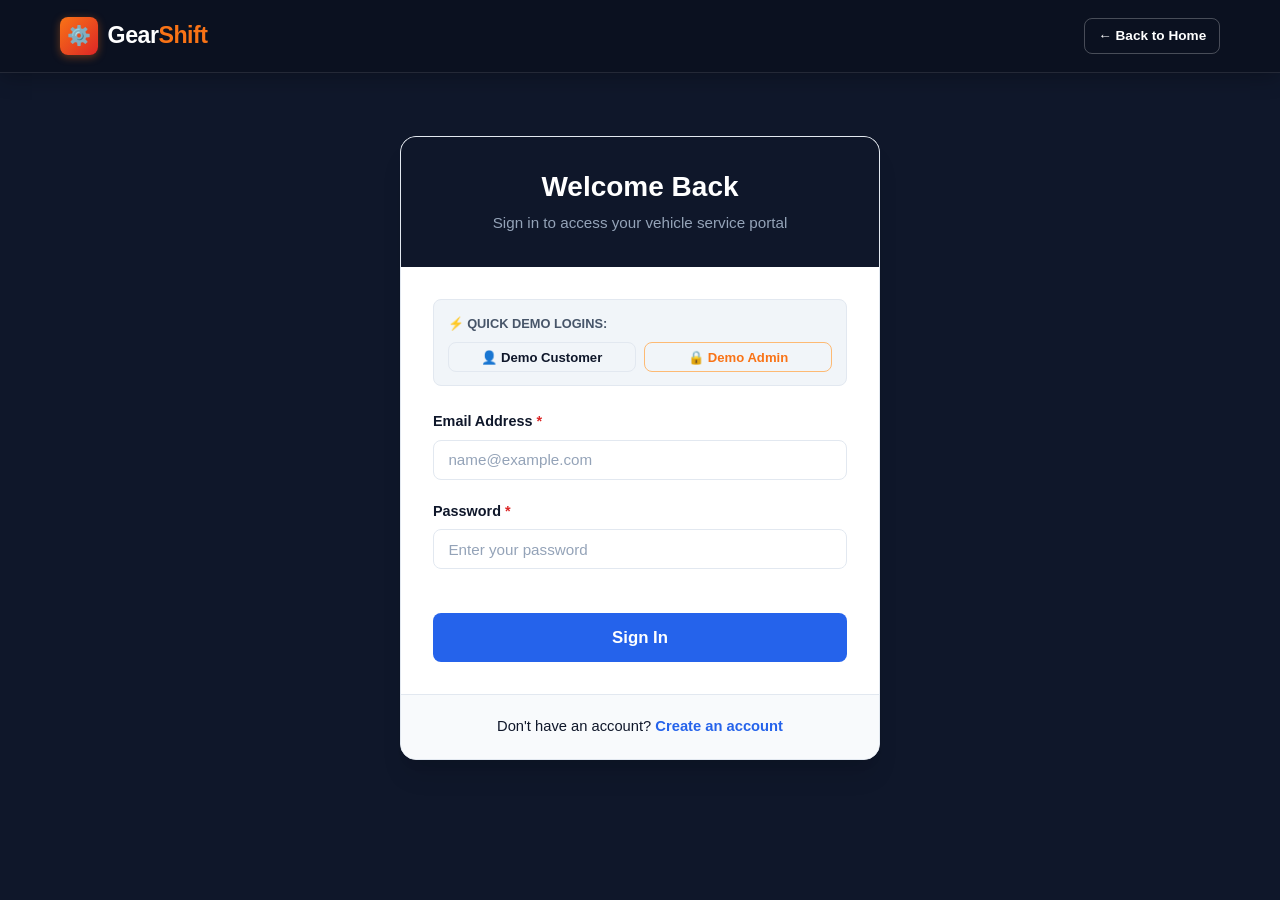
<file: admin/services.html>
<!DOCTYPE html>
<html lang="en">
<head>
    <meta charset="UTF-8">
    <meta name="viewport" content="width=device-width, initial-scale=1.0">
    <title>Manage Services | Admin GearShift</title>
    <link rel="stylesheet" href="../css/style.css">
    <link rel="stylesheet" href="../css/dashboard.css">
</head>
<body>

    <!-- Header Navbar -->
    <header class="navbar" style="background:#090d16;">
        <div class="container-fluid nav-container">
            <a href="../index.html" class="brand-logo">
                <div class="logo-icon" style="background:linear-gradient(135deg, #f97316 0%, #ea580c 100%);">⚙️</div>
                <div>Gear<span class="accent">Shift</span> <span style="font-size:0.75rem; background:#ea580c; color:#ffffff; padding:2px 8px; border-radius:99px; font-weight:700;">ADMIN</span></div>
            </a>
            <div class="nav-actions">
                <a href="../index.html" class="btn btn-outline btn-sm">View Website</a>
                <button type="button" class="btn btn-danger btn-sm" onclick="handleLogout()">Logout</button>
            </div>
        </div>
    </header>

    <div class="dashboard-layout">
        <!-- Sidebar Navigation -->
        <aside class="dashboard-sidebar">
            <div class="sidebar-profile">
                <div class="profile-avatar admin-avatar">A</div>
                <div class="profile-info">
                    <h4 class="admin-name-display">Administrator</h4>
                    <span style="color:#f97316;">System Admin</span>
                </div>
            </div>

            <ul class="sidebar-nav admin-nav">
                <li><a href="dashboard.html"><span class="nav-icon">📊</span> Overview</a></li>
                <li><a href="bookings.html"><span class="nav-icon">📅</span> Bookings & Dispatch</a></li>
                <li><a href="customers.html"><span class="nav-icon">👥</span> Customers & Fleet</a></li>
                <li><a href="services.html" class="active"><span class="nav-icon">🛠️</span> Service Packages</a></li>
                <li><a href="mechanics.html"><span class="nav-icon">👨‍🔧</span> Mechanics Team</a></li>
                <li><a href="../setup.php"><span class="nav-icon">⚙️</span> Database Diagnostics</a></li>
            </ul>

            <div class="sidebar-footer">
                <button type="button" class="btn btn-outline btn-sm btn-block" style="color:#f87171; border-color:#ef4444;" onclick="handleLogout()">
                    🚪 Sign Out
                </button>
            </div>
        </aside>

        <!-- Main Content -->
        <main class="dashboard-main">
            <div class="dashboard-topbar">
                <div class="dashboard-welcome">
                    <h2>Automotive Service Packages</h2>
                    <p>Create, customize, and price automotive maintenance packages offered to customers.</p>
                </div>
                <button type="button" class="btn btn-accent btn-sm" onclick="openAdminAddServiceModal()">
                    + Add New Service
                </button>
            </div>

            <!-- Services Master Table -->
            <div class="card">
                <div class="table-responsive">
                    <table class="table">
                        <thead>
                            <tr>
                                <th>Service ID</th>
                                <th>Service Name</th>
                                <th>Description</th>
                                <th>Price</th>
                                <th>Duration</th>
                                <th style="text-align:right;">Actions</th>
                            </tr>
                        </thead>
                        <tbody id="admin-services-tbody">
                            <!-- Populated via admin.js -->
                        </tbody>
                    </table>
                </div>
            </div>
        </main>
    </div>

    <!-- Add / Edit Service Modal -->
    <div id="service-modal" class="modal-backdrop">
        <div class="modal-dialog">
            <div class="modal-header">
                <h3 class="modal-title" id="service-modal-title">Service Package</h3>
                <button type="button" class="modal-close" onclick="closeModal('service-modal')">&times;</button>
            </div>
            <form id="service-modal-form" onsubmit="handleAdminServiceForm(event)">
                <input type="hidden" name="id" value="">

                <div class="modal-body">
                    <div class="form-group">
                        <label class="form-label" for="srv-name">Service Title <span class="required">*</span></label>
                        <input type="text" id="srv-name" name="service_name" class="form-control" placeholder="e.g. Premium Synthetic Oil Change" required>
                    </div>

                    <div class="form-row">
                        <div class="form-group">
                            <label class="form-label" for="srv-price">Price ($ USD) <span class="required">*</span></label>
                            <input type="number" id="srv-price" name="price" class="form-control" placeholder="49.00" step="0.01" min="1" required>
                        </div>

                        <div class="form-group">
                            <label class="form-label" for="srv-dur">Estimated Duration <span class="required">*</span></label>
                            <input type="text" id="srv-dur" name="estimated_duration" class="form-control" placeholder="e.g. 1.5 Hours" required>
                        </div>
                    </div>

                    <div class="form-group">
                        <label class="form-label" for="srv-desc">Detailed Description <span class="required">*</span></label>
                        <textarea id="srv-desc" name="description" class="form-control" placeholder="Describe inclusions, procedures, fluids, and inspection scope..." required rows="4"></textarea>
                    </div>
                </div>

                <div class="modal-footer">
                    <button type="button" class="btn btn-outline-dark" onclick="closeModal('service-modal')">Cancel</button>
                    <button type="submit" class="btn btn-primary" id="srv-submit-btn">Save Package</button>
                </div>
            </form>
        </div>
    </div>

    <script src="../js/api.js"></script>
    <script src="../js/auth.js"></script>
    <script src="../js/admin.js"></script>
    <script>
        document.addEventListener('DOMContentLoaded', () => {
            loadAdminServices();
        });
    </script>
</body>
</html>
</file>
<file: css/style.css>
/* ========================================================
   GEARSHIFT VEHICLE SERVICE SYSTEM - DESIGN SYSTEM
   Modern Automotive Theme - Pure CSS3 (No Frameworks)
   ======================================================== */

:root {
    --primary: #0f172a;          /* Deep Slate / Charcoal */
    --primary-light: #1e293b;
    --primary-dark: #020617;
    
    --accent: #f97316;           /* Racing Orange */
    --accent-hover: #ea580c;
    --accent-light: #ffedd5;

    --brand-blue: #2563eb;       /* Performance Cobalt */
    --brand-blue-hover: #1d4ed8;
    --brand-blue-light: #eff6ff;

    --success: #16a34a;          /* Emerald Green */
    --success-light: #dcfce7;
    --warning: #d97706;          /* Amber */
    --warning-light: #fef3c7;
    --danger: #dc2626;           /* Crimson */
    --danger-light: #fee2e2;
    --info: #0284c7;             /* Sky Blue */
    --info-light: #e0f2fe;

    --bg-page: #f8fafc;
    --bg-card: #ffffff;
    --text-main: #0f172a;
    --text-muted: #64748b;
    --text-light: #94a3b8;
    --border-color: #e2e8f0;
    --border-focus: #3b82f6;

    --radius-sm: 0.375rem;
    --radius-md: 0.5rem;
    --radius-lg: 0.75rem;
    --radius-xl: 1rem;
    --radius-full: 9999px;

    --shadow-sm: 0 1px 2px 0 rgba(0, 0, 0, 0.05);
    --shadow-md: 0 4px 6px -1px rgba(0, 0, 0, 0.1), 0 2px 4px -1px rgba(0, 0, 0, 0.06);
    --shadow-lg: 0 10px 15px -3px rgba(0, 0, 0, 0.1), 0 4px 6px -2px rgba(0, 0, 0, 0.05);
    --shadow-xl: 0 20px 25px -5px rgba(0, 0, 0, 0.1), 0 10px 10px -5px rgba(0, 0, 0, 0.04);
    
    --transition-fast: 0.15s ease;
    --transition-base: 0.25s ease;
    --font-stack: -apple-system, BlinkMacSystemFont, "Segoe UI", Roboto, "Helvetica Neue", Arial, sans-serif;
}

/* Reset & Box Sizing */
*, *::before, *::after {
    box-sizing: border-box;
    margin: 0;
    padding: 0;
}

html {
    font-size: 16px;
    scroll-behavior: smooth;
}

body {
    font-family: var(--font-stack);
    background-color: var(--bg-page);
    color: var(--text-main);
    line-height: 1.6;
    min-height: 100vh;
    display: flex;
    flex-direction: column;
}

/* Typography */
h1, h2, h3, h4, h5, h6 {
    color: var(--primary);
    font-weight: 700;
    line-height: 1.25;
}

h1 { font-size: 2.25rem; }
h2 { font-size: 1.75rem; }
h3 { font-size: 1.35rem; }
h4 { font-size: 1.15rem; }

p {
    margin-bottom: 0.75rem;
    color: var(--text-muted);
}

a {
    color: var(--brand-blue);
    text-decoration: none;
    transition: color var(--transition-fast);
}

a:hover {
    color: var(--brand-blue-hover);
}

/* Container & Layout */
.container {
    width: 100%;
    max-width: 1200px;
    margin-left: auto;
    margin-right: auto;
    padding-left: 1.25rem;
    padding-right: 1.25rem;
}

.container-fluid {
    width: 100%;
    padding-left: 1.5rem;
    padding-right: 1.5rem;
}

/* Navbar */
.navbar {
    background: #0b1120;
    border-bottom: 1px solid rgba(255, 255, 255, 0.1);
    position: sticky;
    top: 0;
    z-index: 1000;
    box-shadow: 0 4px 20px rgba(0, 0, 0, 0.25);
}

.navbar .nav-container {
    display: flex;
    align-items: center;
    justify-content: space-between;
    height: 72px;
}

.brand-logo {
    display: flex;
    align-items: center;
    gap: 0.6rem;
    font-size: 1.45rem;
    font-weight: 800;
    color: #ffffff;
    text-decoration: none;
    letter-spacing: -0.5px;
}

.brand-logo:hover {
    color: #ffffff;
}

.brand-logo .logo-icon {
    background: linear-gradient(135deg, var(--accent) 0%, #dc2626 100%);
    color: #ffffff;
    width: 38px;
    height: 38px;
    border-radius: var(--radius-md);
    display: flex;
    align-items: center;
    justify-content: center;
    font-size: 1.2rem;
    box-shadow: 0 2px 8px rgba(249, 115, 22, 0.4);
}

.brand-logo span.accent {
    color: var(--accent);
}

.nav-menu {
    display: flex;
    align-items: center;
    gap: 1.5rem;
    list-style: none;
}

.nav-item a {
    color: #cbd5e1;
    font-weight: 500;
    font-size: 0.95rem;
    padding: 0.5rem 0.75rem;
    border-radius: var(--radius-sm);
    transition: all var(--transition-fast);
}

.nav-item a:hover,
.nav-item a.active {
    color: #ffffff;
    background: rgba(255, 255, 255, 0.08);
}

.nav-actions {
    display: flex;
    align-items: center;
    gap: 0.75rem;
}

.mobile-nav-toggle {
    display: none;
    background: transparent;
    border: none;
    color: #ffffff;
    font-size: 1.75rem;
    cursor: pointer;
}

/* Hero Section */
.hero-section {
    background: linear-gradient(135deg, #0b1120 0%, #1e293b 60%, #0f172a 100%);
    color: #ffffff;
    padding: 5rem 0 4.5rem 0;
    position: relative;
    overflow: hidden;
}

.hero-section::before {
    content: '';
    position: absolute;
    top: -30%;
    right: -10%;
    width: 600px;
    height: 600px;
    background: radial-gradient(circle, rgba(249, 115, 22, 0.15) 0%, rgba(37, 99, 235, 0.05) 50%, transparent 70%);
    border-radius: 50%;
    pointer-events: none;
}

.hero-grid {
    display: grid;
    grid-template-columns: 1.15fr 0.85fr;
    gap: 3rem;
    align-items: center;
    position: relative;
    z-index: 2;
}

.hero-badge {
    display: inline-flex;
    align-items: center;
    gap: 0.5rem;
    background: rgba(249, 115, 22, 0.15);
    border: 1px solid rgba(249, 115, 22, 0.4);
    color: #fb923c;
    padding: 0.35rem 0.85rem;
    border-radius: var(--radius-full);
    font-size: 0.85rem;
    font-weight: 600;
    margin-bottom: 1.25rem;
    text-transform: uppercase;
    letter-spacing: 0.5px;
}

.hero-title {
    font-size: 3.1rem;
    font-weight: 800;
    line-height: 1.15;
    color: #ffffff;
    margin-bottom: 1.25rem;
}

.hero-title span.highlight {
    background: linear-gradient(135deg, #fb923c 0%, #f97316 100%);
    -webkit-background-clip: text;
    -webkit-text-fill-color: transparent;
}

.hero-subtitle {
    font-size: 1.15rem;
    color: #94a3b8;
    margin-bottom: 2rem;
    max-width: 540px;
}

.hero-cta {
    display: flex;
    gap: 1rem;
    flex-wrap: wrap;
    margin-bottom: 2.5rem;
}

.hero-stats {
    display: grid;
    grid-template-columns: repeat(3, 1fr);
    gap: 1.5rem;
    border-top: 1px solid rgba(255, 255, 255, 0.1);
    padding-top: 1.75rem;
}

.stat-item h4 {
    font-size: 1.75rem;
    color: #ffffff;
    margin-bottom: 0.2rem;
}

.stat-item p {
    font-size: 0.85rem;
    color: #94a3b8;
    margin: 0;
}

.hero-card {
    background: rgba(30, 41, 59, 0.7);
    backdrop-filter: blur(12px);
    border: 1px solid rgba(255, 255, 255, 0.12);
    border-radius: var(--radius-xl);
    padding: 2rem;
    box-shadow: 0 25px 50px -12px rgba(0, 0, 0, 0.5);
}

.hero-card-header {
    display: flex;
    align-items: center;
    gap: 1rem;
    margin-bottom: 1.5rem;
    padding-bottom: 1rem;
    border-bottom: 1px solid rgba(255, 255, 255, 0.08);
}

.hero-card-header .pulse-dot {
    width: 12px;
    height: 12px;
    background: #22c55e;
    border-radius: 50%;
    box-shadow: 0 0 0 4px rgba(34, 197, 94, 0.25);
    animation: pulse 2s infinite;
}

@keyframes pulse {
    0% { box-shadow: 0 0 0 0 rgba(34, 197, 94, 0.6); }
    70% { box-shadow: 0 0 0 8px rgba(34, 197, 94, 0); }
    100% { box-shadow: 0 0 0 0 rgba(34, 197, 94, 0); }
}

/* Buttons */
.btn {
    display: inline-flex;
    align-items: center;
    justify-content: center;
    gap: 0.5rem;
    font-family: inherit;
    font-size: 0.95rem;
    font-weight: 600;
    padding: 0.65rem 1.35rem;
    border-radius: var(--radius-md);
    border: 1px solid transparent;
    cursor: pointer;
    transition: all var(--transition-fast);
    text-decoration: none;
    white-space: nowrap;
}

.btn:disabled, .btn.disabled {
    opacity: 0.6;
    cursor: not-allowed;
    pointer-events: none;
}

.btn-primary {
    background: var(--brand-blue);
    color: #ffffff;
}

.btn-primary:hover {
    background: var(--brand-blue-hover);
    color: #ffffff;
    box-shadow: 0 4px 12px rgba(37, 99, 235, 0.35);
}

.btn-accent {
    background: var(--accent);
    color: #ffffff;
}

.btn-accent:hover {
    background: var(--accent-hover);
    color: #ffffff;
    box-shadow: 0 4px 12px rgba(249, 115, 22, 0.35);
}

.btn-outline {
    background: transparent;
    border-color: rgba(255, 255, 255, 0.25);
    color: #ffffff;
}

.btn-outline:hover {
    background: rgba(255, 255, 255, 0.1);
    color: #ffffff;
    border-color: #ffffff;
}

.btn-outline-dark {
    background: transparent;
    border-color: var(--border-color);
    color: var(--text-main);
}

.btn-outline-dark:hover {
    background: #f1f5f9;
    border-color: #cbd5e1;
    color: var(--text-main);
}

.btn-danger {
    background: var(--danger);
    color: #ffffff;
}

.btn-danger:hover {
    background: #b91c1c;
    color: #ffffff;
}

.btn-success {
    background: var(--success);
    color: #ffffff;
}

.btn-success:hover {
    background: #15803d;
    color: #ffffff;
}

.btn-sm {
    padding: 0.4rem 0.8rem;
    font-size: 0.85rem;
}

.btn-lg {
    padding: 0.85rem 1.75rem;
    font-size: 1.05rem;
}

.btn-block {
    width: 100%;
}

/* Cards */
.card {
    background: var(--bg-card);
    border: 1px solid var(--border-color);
    border-radius: var(--radius-lg);
    box-shadow: var(--shadow-sm);
    transition: transform var(--transition-fast), box-shadow var(--transition-fast);
    overflow: hidden;
}

.card:hover {
    box-shadow: var(--shadow-md);
}

.card-header {
    padding: 1.25rem 1.5rem;
    border-bottom: 1px solid var(--border-color);
    display: flex;
    align-items: center;
    justify-content: space-between;
}

.card-body {
    padding: 1.5rem;
}

.card-footer {
    padding: 1rem 1.5rem;
    border-top: 1px solid var(--border-color);
    background: #f8fafc;
}

/* Service Cards */
.services-grid {
    display: grid;
    grid-template-columns: repeat(auto-fill, minmax(270px, 1fr));
    gap: 1.5rem;
    margin-top: 2rem;
}

.service-card {
    background: #ffffff;
    border: 1px solid var(--border-color);
    border-radius: var(--radius-xl);
    padding: 1.75rem;
    display: flex;
    flex-direction: column;
    justify-content: space-between;
    transition: all var(--transition-base);
    position: relative;
}

.service-card:hover {
    transform: translateY(-4px);
    box-shadow: var(--shadow-xl);
    border-color: #cbd5e1;
}

.service-icon-box {
    width: 52px;
    height: 52px;
    border-radius: var(--radius-lg);
    background: #eff6ff;
    color: var(--brand-blue);
    display: flex;
    align-items: center;
    justify-content: center;
    font-size: 1.5rem;
    margin-bottom: 1.25rem;
}

.service-name {
    font-size: 1.25rem;
    font-weight: 700;
    margin-bottom: 0.5rem;
    color: var(--primary);
}

.service-desc {
    font-size: 0.9rem;
    color: var(--text-muted);
    margin-bottom: 1.25rem;
    flex-grow: 1;
}

.service-meta {
    display: flex;
    align-items: center;
    justify-content: space-between;
    padding-top: 1rem;
    border-top: 1px solid var(--border-color);
    margin-bottom: 1.25rem;
}

.service-price {
    font-size: 1.35rem;
    font-weight: 800;
    color: var(--primary);
}

.service-duration {
    font-size: 0.85rem;
    color: var(--text-muted);
    background: #f1f5f9;
    padding: 0.25rem 0.6rem;
    border-radius: var(--radius-full);
}

/* Form Styles */
.form-group {
    margin-bottom: 1.25rem;
}

.form-label {
    display: block;
    font-size: 0.9rem;
    font-weight: 600;
    color: var(--primary);
    margin-bottom: 0.4rem;
}

.form-label .required {
    color: var(--danger);
}

.form-control {
    width: 100%;
    padding: 0.65rem 0.9rem;
    font-size: 0.95rem;
    font-family: inherit;
    color: var(--text-main);
    background: #ffffff;
    border: 1px solid var(--border-color);
    border-radius: var(--radius-md);
    transition: border-color var(--transition-fast), box-shadow var(--transition-fast);
}

.form-control:focus {
    outline: none;
    border-color: var(--border-focus);
    box-shadow: 0 0 0 3px rgba(59, 130, 246, 0.15);
}

.form-control::placeholder {
    color: var(--text-light);
}

textarea.form-control {
    resize: vertical;
    min-height: 90px;
}

.form-row {
    display: grid;
    grid-template-columns: 1fr 1fr;
    gap: 1rem;
}

.form-feedback {
    font-size: 0.8rem;
    margin-top: 0.35rem;
    display: none;
}

.form-feedback.error {
    color: var(--danger);
    display: block;
}

/* Badges */
.badge {
    display: inline-flex;
    align-items: center;
    gap: 0.35rem;
    padding: 0.25rem 0.75rem;
    border-radius: var(--radius-full);
    font-size: 0.8rem;
    font-weight: 600;
    text-transform: capitalize;
}

.badge-pending {
    background: var(--warning-light);
    color: var(--warning);
    border: 1px solid rgba(217, 119, 6, 0.3);
}

.badge-confirmed {
    background: var(--brand-blue-light);
    color: var(--brand-blue);
    border: 1px solid rgba(37, 99, 235, 0.3);
}

.badge-inservice {
    background: #f3e8ff;
    color: #7e22ce;
    border: 1px solid rgba(126, 34, 206, 0.3);
}

.badge-completed {
    background: var(--success-light);
    color: var(--success);
    border: 1px solid rgba(22, 163, 74, 0.3);
}

.badge-cancelled {
    background: var(--danger-light);
    color: var(--danger);
    border: 1px solid rgba(220, 38, 38, 0.3);
}

.badge-available {
    background: var(--success-light);
    color: var(--success);
}

.badge-busy {
    background: var(--warning-light);
    color: var(--warning);
}

.badge-onleave {
    background: #f1f5f9;
    color: #64748b;
}

/* Tables */
.table-responsive {
    width: 100%;
    overflow-x: auto;
    -webkit-overflow-scrolling: touch;
}

.table {
    width: 100%;
    border-collapse: collapse;
    font-size: 0.92rem;
    text-align: left;
}

.table th, .table td {
    padding: 0.9rem 1.15rem;
    border-bottom: 1px solid var(--border-color);
    vertical-align: middle;
}

.table th {
    background-color: #f8fafc;
    font-weight: 600;
    color: #475569;
    text-transform: uppercase;
    font-size: 0.78rem;
    letter-spacing: 0.5px;
}

.table tbody tr:hover {
    background-color: #f8fafc;
}

/* Modals */
.modal-backdrop {
    position: fixed;
    top: 0;
    left: 0;
    width: 100%;
    height: 100%;
    background: rgba(15, 23, 42, 0.6);
    backdrop-filter: blur(4px);
    z-index: 1050;
    display: none;
    align-items: center;
    justify-content: center;
    padding: 1rem;
    opacity: 0;
    transition: opacity var(--transition-base);
}

.modal-backdrop.active {
    display: flex;
    opacity: 1;
}

.modal-dialog {
    background: #ffffff;
    border-radius: var(--radius-xl);
    max-width: 550px;
    width: 100%;
    box-shadow: 0 25px 50px -12px rgba(0, 0, 0, 0.25);
    overflow: hidden;
    transform: translateY(20px);
    transition: transform var(--transition-base);
}

.modal-backdrop.active .modal-dialog {
    transform: translateY(0);
}

.modal-dialog.modal-lg {
    max-width: 800px;
}

.modal-header {
    padding: 1.25rem 1.5rem;
    border-bottom: 1px solid var(--border-color);
    display: flex;
    align-items: center;
    justify-content: space-between;
}

.modal-title {
    font-size: 1.25rem;
    font-weight: 700;
    color: var(--primary);
    margin: 0;
}

.modal-close {
    background: transparent;
    border: none;
    font-size: 1.5rem;
    color: var(--text-muted);
    cursor: pointer;
    line-height: 1;
    padding: 0.25rem;
}

.modal-close:hover {
    color: var(--primary);
}

.modal-body {
    padding: 1.5rem;
    max-height: calc(85vh - 140px);
    overflow-y: auto;
}

.modal-footer {
    padding: 1rem 1.5rem;
    border-top: 1px solid var(--border-color);
    background: #f8fafc;
    display: flex;
    justify-content: flex-end;
    gap: 0.75rem;
}

/* Toast Notifications */
.toast-container {
    position: fixed;
    top: 1.5rem;
    right: 1.5rem;
    z-index: 2000;
    display: flex;
    flex-direction: column;
    gap: 0.75rem;
    max-width: 380px;
    width: 100%;
    pointer-events: none;
}

.toast {
    background: #ffffff;
    border-radius: var(--radius-md);
    box-shadow: var(--shadow-xl);
    padding: 1rem 1.25rem;
    border-left: 4px solid var(--brand-blue);
    display: flex;
    align-items: flex-start;
    gap: 0.75rem;
    pointer-events: auto;
    transform: translateX(100%);
    opacity: 0;
    transition: all 0.3s cubic-bezier(0.16, 1, 0.3, 1);
}

.toast.show {
    transform: translateX(0);
    opacity: 1;
}

.toast-icon {
    font-size: 1.2rem;
    line-height: 1;
}

.toast-content {
    flex-grow: 1;
}

.toast-title {
    font-weight: 700;
    font-size: 0.9rem;
    color: var(--primary);
    margin-bottom: 0.2rem;
}

.toast-message {
    font-size: 0.85rem;
    color: var(--text-muted);
    margin: 0;
}

.toast-success { border-left-color: var(--success); }
.toast-success .toast-icon { color: var(--success); }

.toast-error { border-left-color: var(--danger); }
.toast-error .toast-icon { color: var(--danger); }

.toast-warning { border-left-color: var(--warning); }
.toast-warning .toast-icon { color: var(--warning); }

.toast-info { border-left-color: var(--brand-blue); }
.toast-info .toast-icon { color: var(--brand-blue); }

/* Section Header */
.section-header {
    text-align: center;
    max-width: 650px;
    margin: 0 auto 3rem auto;
}

.section-tag {
    display: inline-block;
    color: var(--accent);
    font-size: 0.85rem;
    font-weight: 700;
    text-transform: uppercase;
    letter-spacing: 1px;
    margin-bottom: 0.5rem;
}

.section-title {
    font-size: 2.2rem;
    margin-bottom: 0.75rem;
}

.section-desc {
    color: var(--text-muted);
    font-size: 1.05rem;
}

/* Feature Grid */
.features-grid {
    display: grid;
    grid-template-columns: repeat(auto-fit, minmax(250px, 1fr));
    gap: 2rem;
}

.feature-box {
    background: #ffffff;
    border: 1px solid var(--border-color);
    border-radius: var(--radius-xl);
    padding: 2rem;
    text-align: center;
    transition: all var(--transition-fast);
}

.feature-box:hover {
    transform: translateY(-4px);
    box-shadow: var(--shadow-lg);
    border-color: #cbd5e1;
}

.feature-box-icon {
    width: 60px;
    height: 60px;
    border-radius: 50%;
    background: rgba(249, 115, 22, 0.1);
    color: var(--accent);
    display: flex;
    align-items: center;
    justify-content: center;
    font-size: 1.75rem;
    margin: 0 auto 1.25rem auto;
}

/* Steps Grid */
.steps-grid {
    display: grid;
    grid-template-columns: repeat(3, 1fr);
    gap: 2rem;
    margin-top: 2rem;
    position: relative;
}

.step-card {
    background: #ffffff;
    border: 1px solid var(--border-color);
    border-radius: var(--radius-xl);
    padding: 2rem 1.5rem;
    position: relative;
    text-align: center;
}

.step-number {
    position: absolute;
    top: -15px;
    left: 50%;
    transform: translateX(-50%);
    width: 32px;
    height: 32px;
    background: var(--brand-blue);
    color: #ffffff;
    border-radius: 50%;
    font-weight: 700;
    font-size: 0.9rem;
    display: flex;
    align-items: center;
    justify-content: center;
    box-shadow: 0 4px 10px rgba(37, 99, 235, 0.4);
}

/* Footer */
.footer {
    background: #0b1120;
    color: #94a3b8;
    padding: 4rem 0 2rem 0;
    margin-top: auto;
    border-top: 1px solid rgba(255, 255, 255, 0.1);
}

.footer-grid {
    display: grid;
    grid-template-columns: 2fr 1fr 1fr 1.5fr;
    gap: 3rem;
    margin-bottom: 3rem;
}

.footer-title {
    color: #ffffff;
    font-size: 1.1rem;
    margin-bottom: 1.25rem;
}

.footer-links {
    list-style: none;
}

.footer-links li {
    margin-bottom: 0.65rem;
}

.footer-links a {
    color: #94a3b8;
    transition: color var(--transition-fast);
}

.footer-links a:hover {
    color: #ffffff;
}

.footer-bottom {
    padding-top: 2rem;
    border-top: 1px solid rgba(255, 255, 255, 0.08);
    display: flex;
    justify-content: space-between;
    align-items: center;
    font-size: 0.88rem;
}

/* Authentication Container */
.auth-wrapper {
    min-height: calc(100vh - 150px);
    display: flex;
    align-items: center;
    justify-content: center;
    padding: 3rem 1rem;
}

.auth-card {
    background: #ffffff;
    border: 1px solid var(--border-color);
    border-radius: var(--radius-xl);
    width: 100%;
    max-width: 480px;
    box-shadow: var(--shadow-xl);
    overflow: hidden;
}

.auth-header {
    background: #0f172a;
    color: #ffffff;
    padding: 2rem;
    text-align: center;
}

.auth-header h2 {
    color: #ffffff;
    margin-bottom: 0.4rem;
}

.auth-header p {
    color: #94a3b8;
    margin: 0;
    font-size: 0.95rem;
}

.auth-body {
    padding: 2rem;
}

.auth-footer {
    padding: 1.25rem 2rem;
    background: #f8fafc;
    border-top: 1px solid var(--border-color);
    text-align: center;
    font-size: 0.92rem;
}

/* Loading Spinner */
.spinner {
    width: 20px;
    height: 20px;
    border: 2px solid rgba(255, 255, 255, 0.3);
    border-radius: 50%;
    border-top-color: #ffffff;
    animation: spin 0.8s linear infinite;
    display: inline-block;
}

@keyframes spin {
    to { transform: rotate(360deg); }
}

/* Empty State */
.empty-state {
    text-align: center;
    padding: 3.5rem 1.5rem;
    color: var(--text-muted);
}

.empty-icon {
    font-size: 3.5rem;
    color: #cbd5e1;
    margin-bottom: 1rem;
}

.empty-title {
    font-size: 1.25rem;
    color: var(--primary);
    margin-bottom: 0.5rem;
}

.empty-desc {
    max-width: 400px;
    margin: 0 auto 1.5rem auto;
    font-size: 0.95rem;
}

/* Responsive Media Queries */
@media (max-width: 992px) {
    .hero-grid {
        grid-template-columns: 1fr;
        text-align: center;
    }
    .hero-subtitle {
        margin-left: auto;
        margin-right: auto;
    }
    .hero-cta {
        justify-content: center;
    }
    .hero-stats {
        max-width: 500px;
        margin-left: auto;
        margin-right: auto;
    }
    .footer-grid {
        grid-template-columns: 1fr 1fr;
    }
    .steps-grid {
        grid-template-columns: 1fr;
        gap: 2.5rem;
    }
}

@media (max-width: 768px) {
    .nav-menu {
        display: none;
        position: absolute;
        top: 72px;
        left: 0;
        width: 100%;
        background: #0b1120;
        flex-direction: column;
        padding: 1.5rem;
        gap: 1rem;
        border-bottom: 1px solid rgba(255, 255, 255, 0.1);
        box-shadow: 0 10px 20px rgba(0, 0, 0, 0.3);
    }
    .nav-menu.active {
        display: flex;
    }
    .mobile-nav-toggle {
        display: block;
    }
    .form-row {
        grid-template-columns: 1fr;
    }
    .footer-grid {
        grid-template-columns: 1fr;
        gap: 2rem;
    }
    .footer-bottom {
        flex-direction: column;
        gap: 1rem;
        text-align: center;
    }
    .hero-title {
        font-size: 2.25rem;
    }
}
</file>
<file: css/dashboard.css>
/* ========================================================
   DASHBOARD & ADMIN PORTAL STYLES
   Customer Portal & Admin Management Center
   ======================================================== */

.dashboard-layout {
    display: flex;
    min-height: calc(100vh - 72px);
    background: #f1f5f9;
}

/* Sidebar */
.dashboard-sidebar {
    width: 260px;
    background: #0f172a;
    color: #cbd5e1;
    display: flex;
    flex-direction: column;
    flex-shrink: 0;
    border-right: 1px solid #1e293b;
    transition: all var(--transition-base);
}

.sidebar-profile {
    padding: 1.75rem 1.25rem;
    border-bottom: 1px solid #1e293b;
    display: flex;
    align-items: center;
    gap: 0.85rem;
}

.profile-avatar {
    width: 44px;
    height: 44px;
    border-radius: var(--radius-full);
    background: linear-gradient(135deg, var(--brand-blue) 0%, #3b82f6 100%);
    color: #ffffff;
    font-weight: 700;
    font-size: 1.1rem;
    display: flex;
    align-items: center;
    justify-content: center;
    box-shadow: 0 4px 10px rgba(37, 99, 235, 0.3);
}

.profile-avatar.admin-avatar {
    background: linear-gradient(135deg, var(--accent) 0%, #ea580c 100%);
    box-shadow: 0 4px 10px rgba(249, 115, 22, 0.3);
}

.profile-info h4 {
    color: #ffffff;
    font-size: 0.95rem;
    margin: 0;
    white-space: nowrap;
    overflow: hidden;
    text-overflow: ellipsis;
    max-width: 160px;
}

.profile-info span {
    font-size: 0.78rem;
    color: #94a3b8;
    display: block;
}

.sidebar-nav {
    list-style: none;
    padding: 1.25rem 0.75rem;
    flex-grow: 1;
}

.sidebar-nav li {
    margin-bottom: 0.35rem;
}

.sidebar-nav a {
    display: flex;
    align-items: center;
    gap: 0.85rem;
    padding: 0.7rem 0.9rem;
    color: #94a3b8;
    border-radius: var(--radius-md);
    font-size: 0.92rem;
    font-weight: 500;
    transition: all var(--transition-fast);
}

.sidebar-nav a:hover {
    color: #ffffff;
    background: rgba(255, 255, 255, 0.05);
}

.sidebar-nav a.active {
    color: #ffffff;
    background: var(--brand-blue);
    font-weight: 600;
    box-shadow: 0 4px 12px rgba(37, 99, 235, 0.3);
}

.sidebar-nav.admin-nav a.active {
    background: var(--accent);
    box-shadow: 0 4px 12px rgba(249, 115, 22, 0.3);
}

.sidebar-nav .nav-icon {
    font-size: 1.15rem;
    width: 20px;
    text-align: center;
}

.sidebar-footer {
    padding: 1.25rem;
    border-top: 1px solid #1e293b;
}

/* Main Content Area */
.dashboard-main {
    flex-grow: 1;
    padding: 2rem 2.25rem;
    overflow-y: auto;
}

.dashboard-topbar {
    display: flex;
    justify-content: space-between;
    align-items: center;
    margin-bottom: 2rem;
    flex-wrap: wrap;
    gap: 1rem;
}

.dashboard-welcome h2 {
    font-size: 1.75rem;
    margin-bottom: 0.25rem;
}

.dashboard-welcome p {
    margin: 0;
    font-size: 0.95rem;
}

/* Stats Cards Grid */
.stats-grid {
    display: grid;
    grid-template-columns: repeat(auto-fit, minmax(220px, 1fr));
    gap: 1.25rem;
    margin-bottom: 2rem;
}

.stat-card {
    background: #ffffff;
    border: 1px solid var(--border-color);
    border-radius: var(--radius-lg);
    padding: 1.35rem 1.5rem;
    display: flex;
    align-items: center;
    justify-content: space-between;
    box-shadow: var(--shadow-sm);
    transition: transform var(--transition-fast);
}

.stat-card:hover {
    transform: translateY(-2px);
    box-shadow: var(--shadow-md);
}

.stat-card-info h3 {
    font-size: 1.9rem;
    font-weight: 800;
    margin-bottom: 0.2rem;
    color: var(--primary);
}

.stat-card-info p {
    font-size: 0.85rem;
    font-weight: 600;
    color: var(--text-muted);
    margin: 0;
    text-transform: uppercase;
    letter-spacing: 0.5px;
}

.stat-card-icon {
    width: 48px;
    height: 48px;
    border-radius: var(--radius-md);
    display: flex;
    align-items: center;
    justify-content: center;
    font-size: 1.4rem;
}

.stat-icon-blue   { background: #eff6ff; color: var(--brand-blue); }
.stat-icon-amber  { background: #fffbeb; color: var(--warning); }
.stat-icon-green  { background: #f0fdf4; color: var(--success); }
.stat-icon-purple { background: #faf5ff; color: #9333ea; }
.stat-icon-red    { background: #fef2f2; color: var(--danger); }
.stat-icon-orange { background: #fff7ed; color: var(--accent); }

/* Vehicle Cards Grid */
.vehicles-grid {
    display: grid;
    grid-template-columns: repeat(auto-fill, minmax(310px, 1fr));
    gap: 1.5rem;
}

.vehicle-card {
    background: #ffffff;
    border: 1px solid var(--border-color);
    border-radius: var(--radius-lg);
    overflow: hidden;
    box-shadow: var(--shadow-sm);
    transition: all var(--transition-fast);
}

.vehicle-card:hover {
    box-shadow: var(--shadow-md);
    border-color: #cbd5e1;
}

.vehicle-card-header {
    background: #0f172a;
    color: #ffffff;
    padding: 1.25rem 1.5rem;
    display: flex;
    justify-content: space-between;
    align-items: center;
}

.vehicle-plate {
    background: #ffffff;
    color: #0f172a;
    font-family: monospace;
    font-weight: 800;
    font-size: 0.95rem;
    padding: 0.25rem 0.6rem;
    border-radius: var(--radius-sm);
    letter-spacing: 1px;
    border: 1px solid #cbd5e1;
}

.vehicle-card-body {
    padding: 1.35rem 1.5rem;
}

.vehicle-title {
    font-size: 1.2rem;
    font-weight: 700;
    color: var(--primary);
    margin-bottom: 0.75rem;
}

.vehicle-specs {
    display: grid;
    grid-template-columns: 1fr 1fr;
    gap: 0.5rem;
    margin-bottom: 1.25rem;
    font-size: 0.88rem;
}

.spec-item {
    color: var(--text-muted);
}

.spec-item strong {
    color: var(--primary);
}

.vehicle-card-footer {
    padding: 0.85rem 1.5rem;
    border-top: 1px solid var(--border-color);
    background: #f8fafc;
    display: flex;
    justify-content: flex-end;
    gap: 0.6rem;
}

/* Filter Bar */
.filter-bar {
    background: #ffffff;
    border: 1px solid var(--border-color);
    border-radius: var(--radius-md);
    padding: 1rem 1.25rem;
    display: flex;
    align-items: center;
    justify-content: space-between;
    margin-bottom: 1.5rem;
    flex-wrap: wrap;
    gap: 1rem;
}

.filter-group {
    display: flex;
    align-items: center;
    gap: 0.75rem;
    flex-wrap: wrap;
}

.search-input-box {
    position: relative;
    min-width: 260px;
}

.search-input-box input {
    padding-left: 2.25rem;
}

.search-icon {
    position: absolute;
    left: 0.75rem;
    top: 50%;
    transform: translateY(-50%);
    color: var(--text-light);
    pointer-events: none;
}

/* Booking Status Timeline */
.status-timeline {
    display: flex;
    justify-content: space-between;
    position: relative;
    margin: 2rem 0;
}

.status-timeline::before {
    content: '';
    position: absolute;
    top: 14px;
    left: 20px;
    right: 20px;
    height: 3px;
    background: #e2e8f0;
    z-index: 1;
}

.timeline-step {
    position: relative;
    z-index: 2;
    text-align: center;
    flex: 1;
}

.step-indicator {
    width: 30px;
    height: 30px;
    border-radius: 50%;
    background: #ffffff;
    border: 3px solid #cbd5e1;
    margin: 0 auto 0.5rem auto;
    display: flex;
    align-items: center;
    justify-content: center;
    font-size: 0.75rem;
    font-weight: 700;
    color: #64748b;
}

.timeline-step.completed .step-indicator {
    background: var(--success);
    border-color: var(--success);
    color: #ffffff;
}

.timeline-step.active .step-indicator {
    background: var(--brand-blue);
    border-color: var(--brand-blue);
    color: #ffffff;
    box-shadow: 0 0 0 4px rgba(37, 99, 235, 0.2);
}

.timeline-step.cancelled .step-indicator {
    background: var(--danger);
    border-color: var(--danger);
    color: #ffffff;
}

.step-label {
    font-size: 0.8rem;
    font-weight: 600;
    color: var(--text-muted);
}

.timeline-step.active .step-label {
    color: var(--brand-blue);
}

@media (max-width: 900px) {
    .dashboard-layout {
        flex-direction: column;
    }
    .dashboard-sidebar {
        width: 100%;
        border-right: none;
        border-bottom: 1px solid #1e293b;
    }
    .sidebar-nav {
        display: flex;
        overflow-x: auto;
        padding: 0.5rem;
    }
    .sidebar-nav li {
        margin-bottom: 0;
        white-space: nowrap;
    }
    .dashboard-main {
        padding: 1.5rem 1rem;
    }
}
</file>
